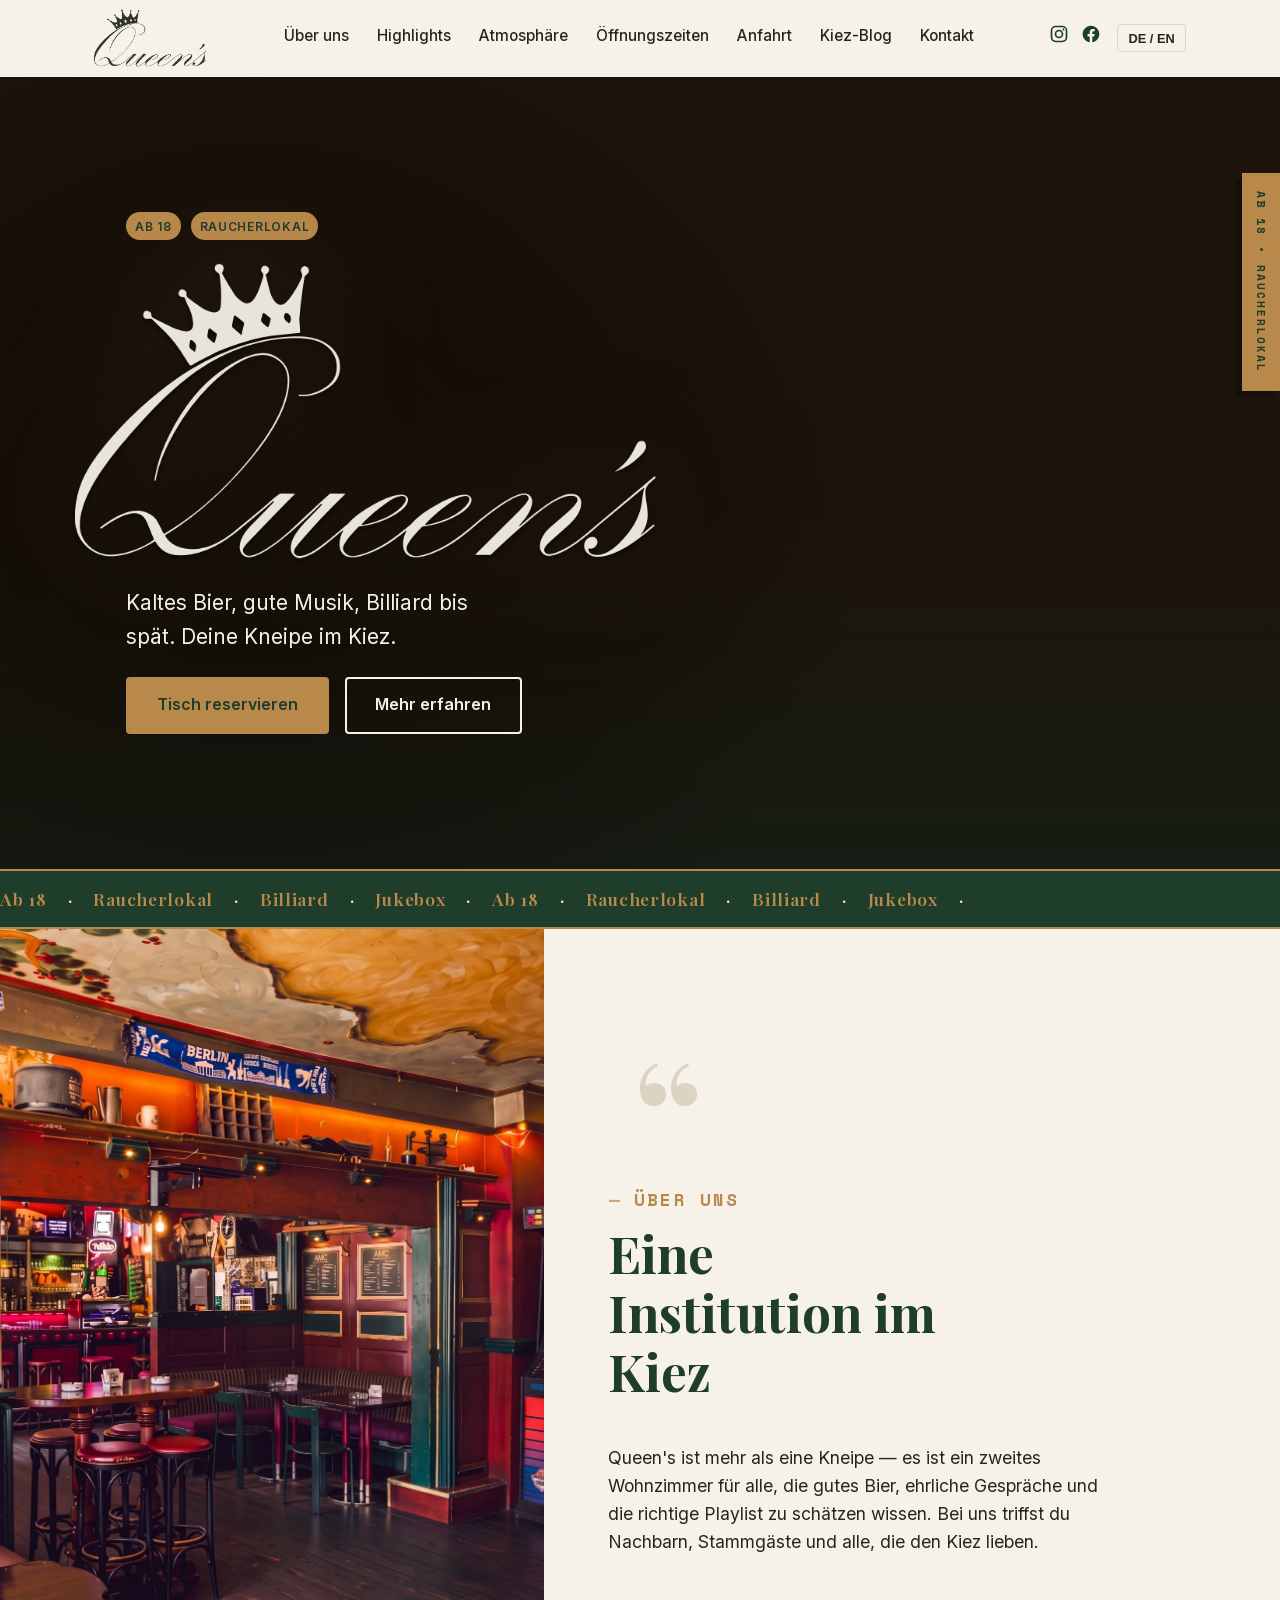
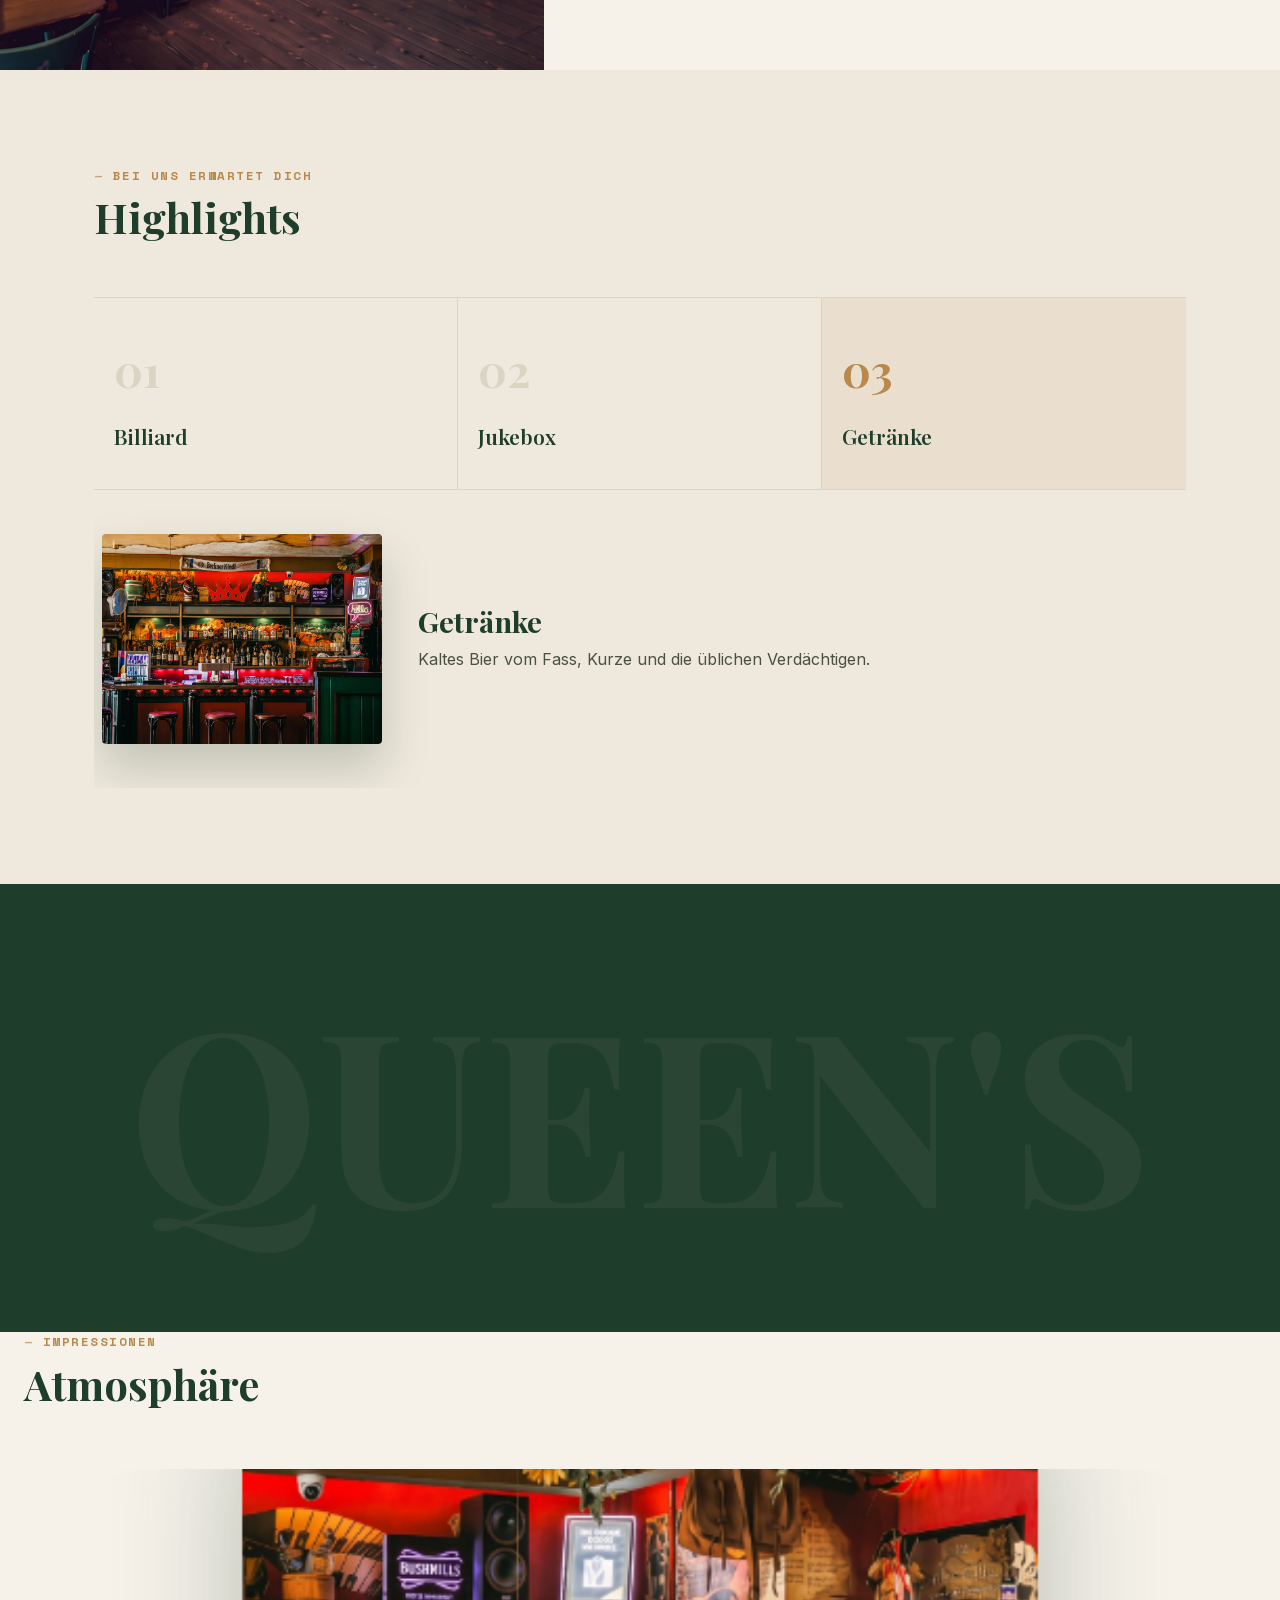
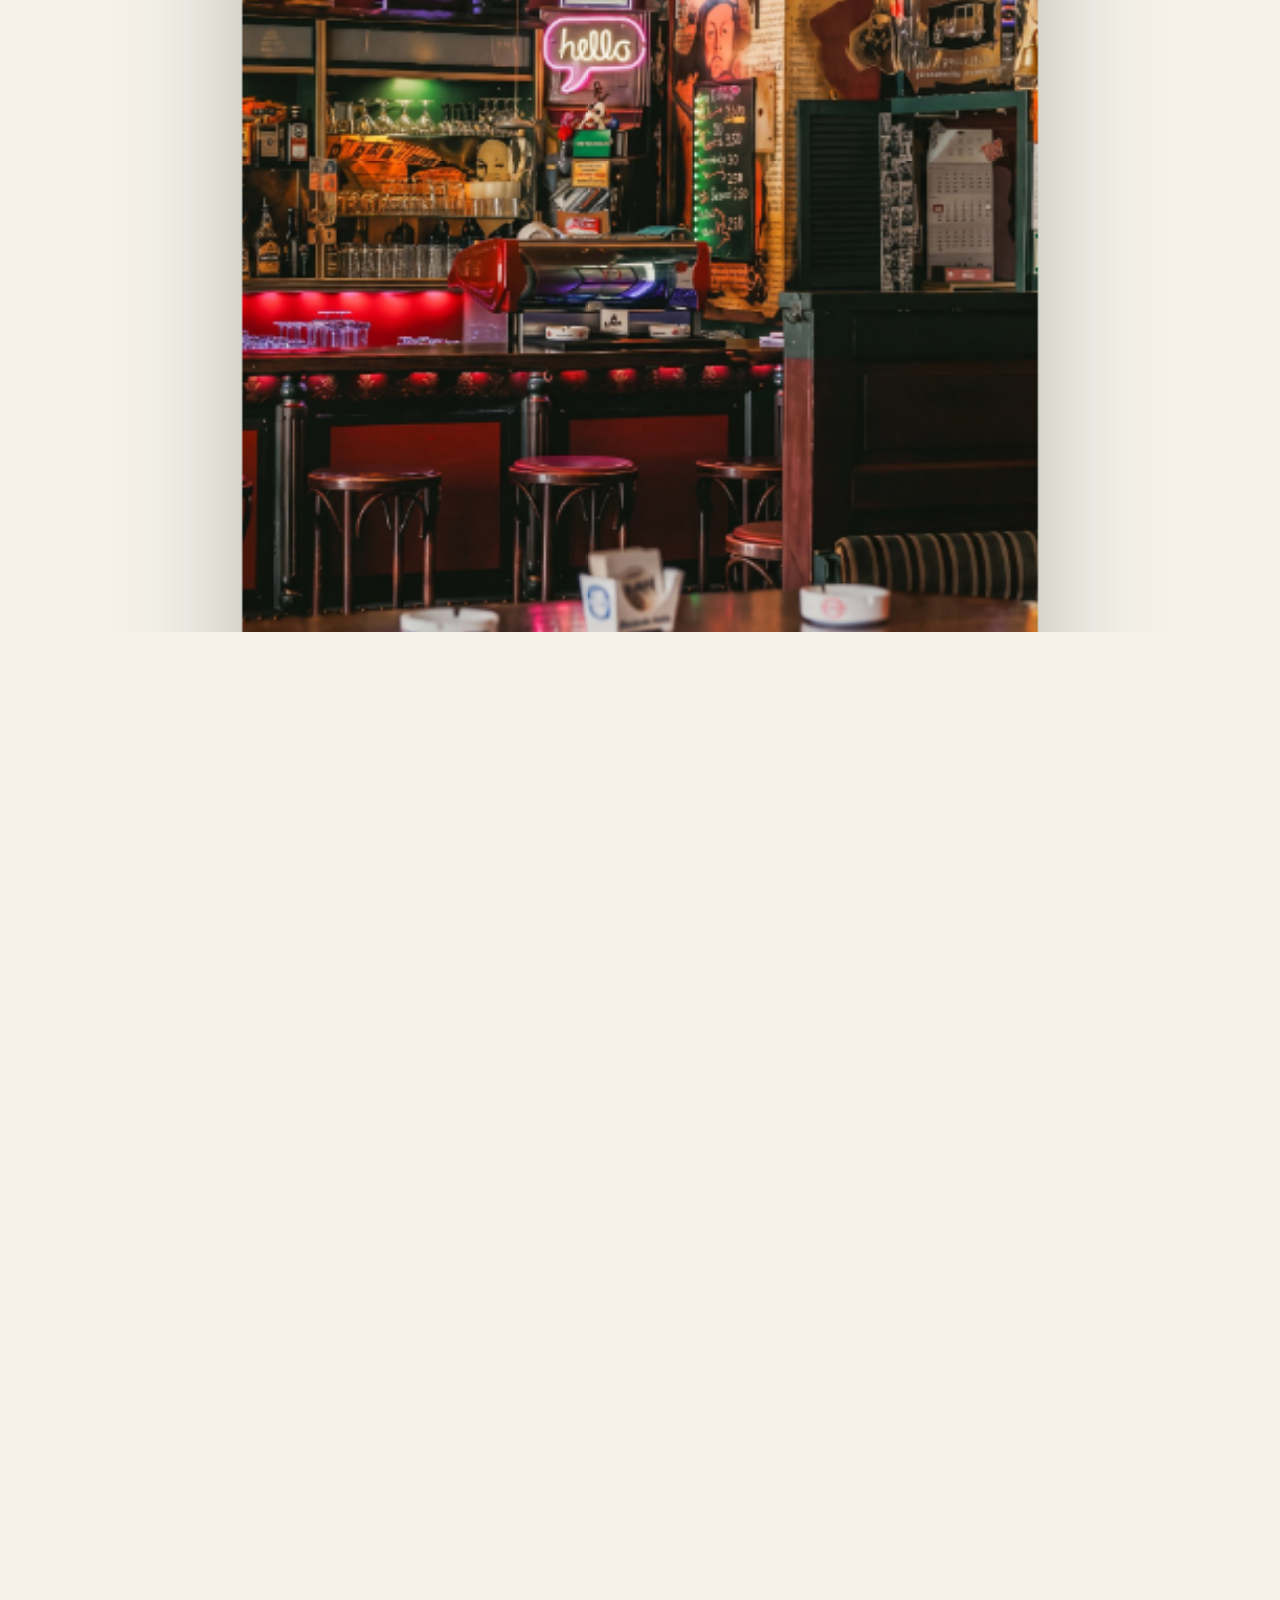
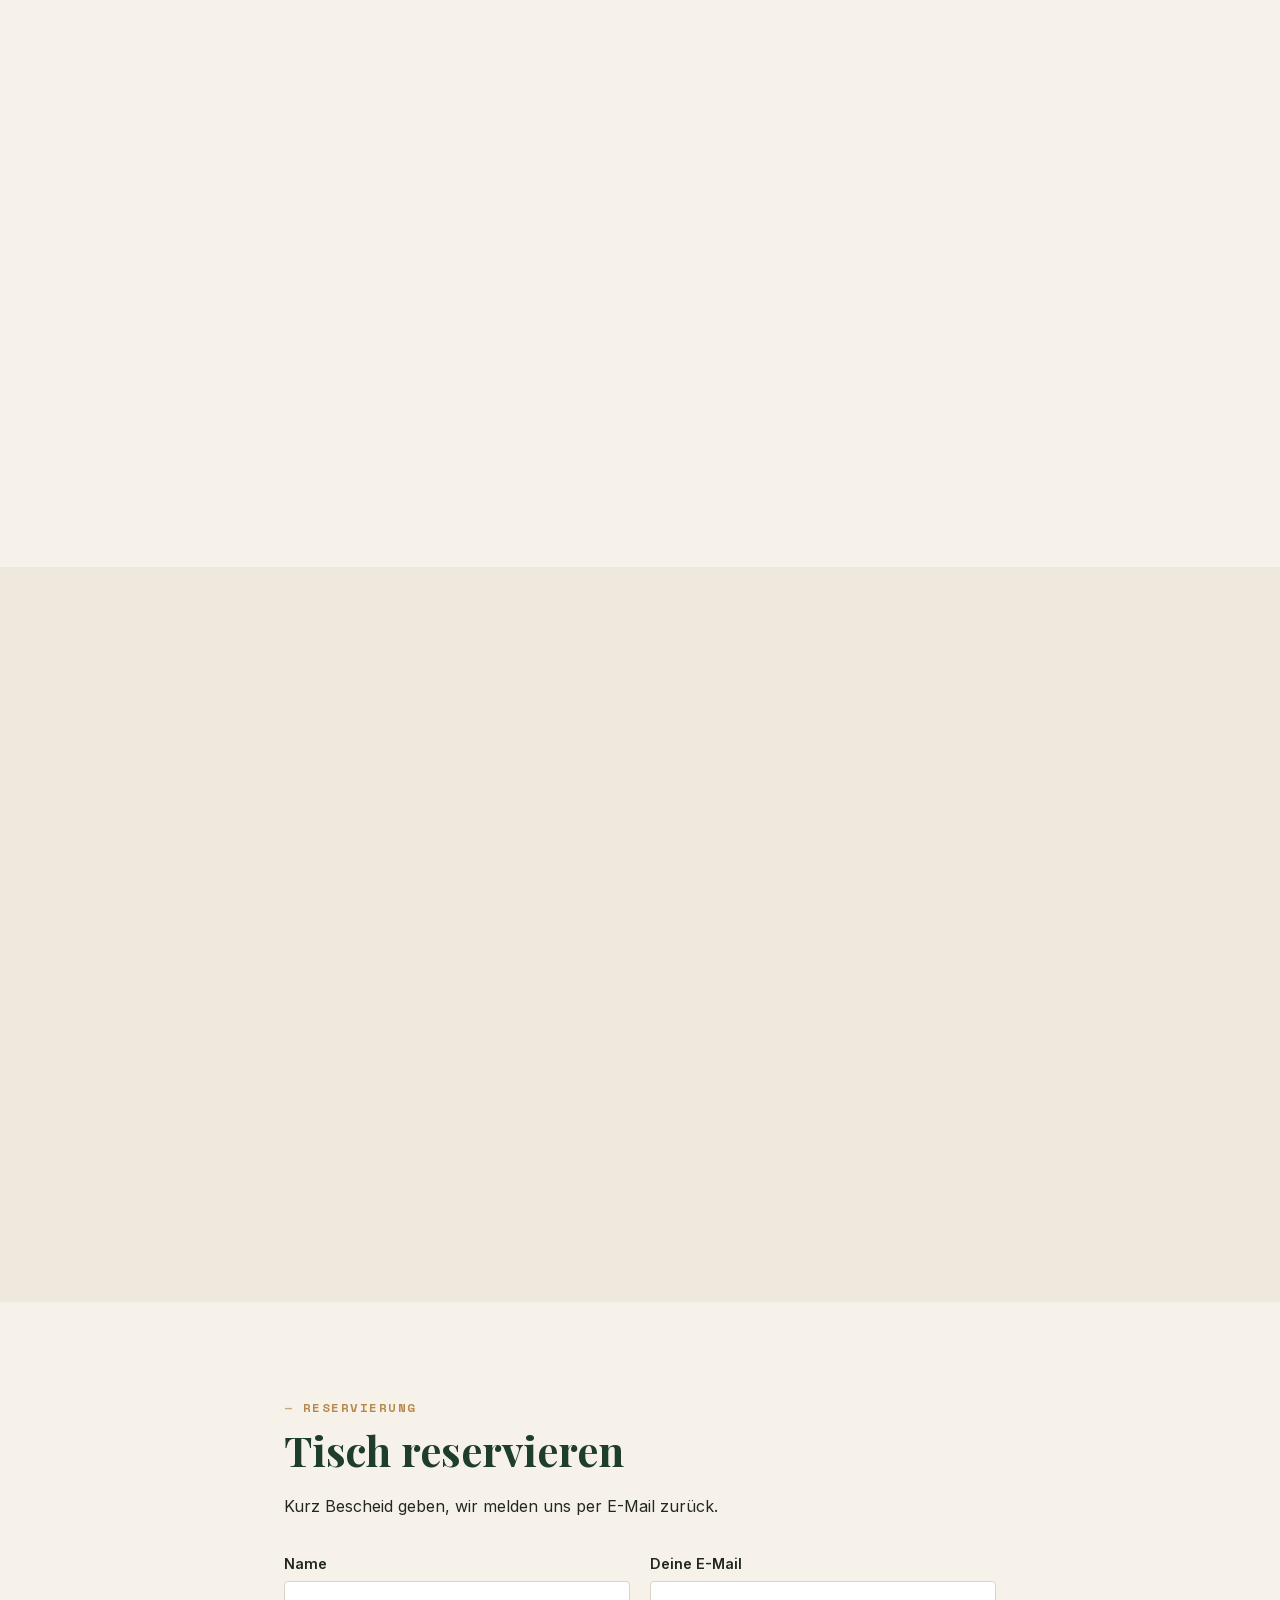
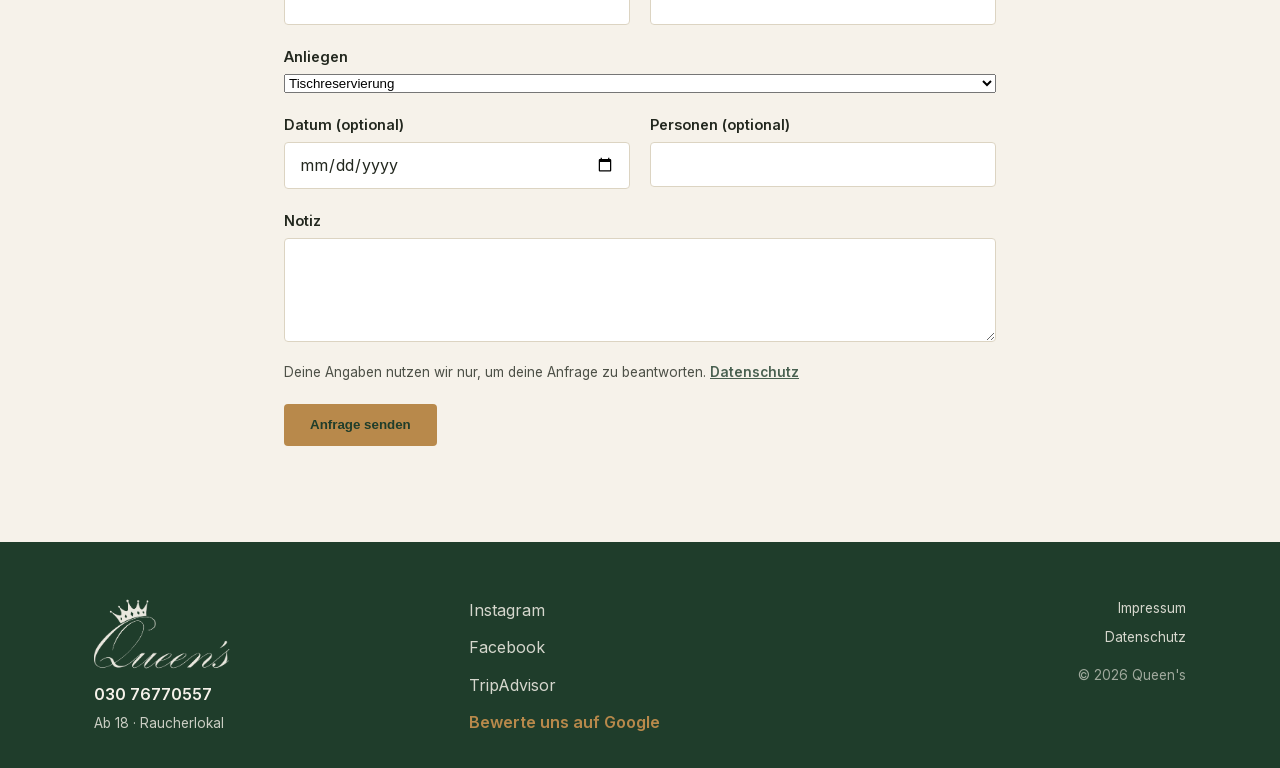
<file: index.html>
<!doctype html>
<html lang="de">
<head>
  <meta charset="UTF-8">
  <meta name="viewport" content="width=device-width, initial-scale=1.0">
  <title>Queen's — Kneipe im Kiez</title>
  <meta name="description" content="Queen's — Kneipe mit Billiard, Jukebox und Kiez-Flair. Ab 18, Raucherlokal.">
  <link rel="icon" type="image/png" href="images/favicon.png">
  <link rel="apple-touch-icon" href="images/apple-touch-icon.png">
  <link rel="stylesheet" href="css/fonts.css?v=10">
  <link rel="stylesheet" href="css/style.css?v=10">
</head>
<body>

  <!-- Header / Navigation -->
  <header class="site-header">
    <div class="container header-inner">
      <a href="#top" class="logo"><img src="images/queens-logo-dark.png" alt="Queen's" class="logo-img"></a>

      <nav class="main-nav" id="main-nav">
        <a href="#ueber-uns" data-i18n="nav_about">Über uns</a>
        <a href="#highlights" data-i18n="nav_highlights">Highlights</a>
        <a href="#atmosphaere" data-i18n="nav_gallery">Atmosphäre</a>
        <a href="#oeffnungszeiten" data-i18n="nav_hours">Öffnungszeiten</a>
        <a href="#anfahrt" data-i18n="nav_anfahrt">Anfahrt</a>
        <a href="kiez-blog.html" data-i18n="nav_blog">Kiez-Blog</a>
        <a href="#kontakt" data-i18n="nav_contact">Kontakt</a>
      </nav>

      <div class="header-actions">
        <div class="social-links" aria-label="Social Media">
          <a href="https://www.instagram.com/queens_schoneberg/" target="_blank" rel="noopener" aria-label="Instagram">
            <svg viewBox="0 0 24 24" width="20" height="20" fill="none" stroke="currentColor" stroke-width="2" aria-hidden="true"><rect x="3" y="3" width="18" height="18" rx="5"/><circle cx="12" cy="12" r="4.2"/><circle cx="17.3" cy="6.7" r="1.2" fill="currentColor" stroke="none"/></svg>
          </a>
          <a href="https://www.facebook.com/queensschoeneberg/" target="_blank" rel="noopener" aria-label="Facebook">
            <svg viewBox="0 0 24 24" width="20" height="20"><path fill="currentColor" d="M22 12.06C22 6.5 17.52 2 12 2S2 6.5 2 12.06c0 5 3.66 9.15 8.44 9.94v-7.03H7.9v-2.9h2.54V9.85c0-2.5 1.49-3.89 3.78-3.89 1.1 0 2.24.2 2.24.2v2.46h-1.26c-1.24 0-1.63.77-1.63 1.56v1.88h2.78l-.44 2.9h-2.34V22c4.78-.8 8.44-4.94 8.44-9.94Z"/></svg>
          </a>
        </div>
        <button class="lang-toggle" id="lang-toggle" aria-label="Sprache wechseln">DE / EN</button>
        <button class="nav-toggle" id="nav-toggle" aria-label="Menü öffnen" aria-expanded="false">
          <span></span><span></span><span></span>
        </button>
      </div>
    </div>
  </header>

  <main id="top">

    <!-- Hero -->
    <section class="hero">
      <div class="hero-media">
        <video class="hero-media__video" autoplay muted loop playsinline preload="auto">
          <source src="images/queens-video.mp4" type="video/mp4">
        </video>
        <div class="hero-overlay"></div>
      </div>

      <div class="ticket-stub" aria-hidden="true">
        <span>Ab 18</span><span>•</span><span>Raucherlokal</span>
      </div>

      <div class="container hero-content">
        <div class="badges hero-anim hero-anim--1">
          <span class="badge" data-i18n="badge_18">Ab 18</span>
          <span class="badge" data-i18n="badge_smoking">Raucherlokal</span>
        </div>
        <h1 class="hero-logo hero-anim hero-anim--2"><img src="images/queens-logo-light.png" alt="Queen's"></h1>
        <p class="lead hero-anim hero-anim--3" data-i18n="hero_subtitle">Kaltes Bier, gute Musik, Billiard bis spät. Deine Kneipe im Kiez.</p>
        <div class="hero-cta hero-anim hero-anim--4">
          <a href="#kontakt" class="btn btn--primary" data-i18n="hero_cta">Tisch reservieren</a>
          <a href="#ueber-uns" class="btn btn--ghost" data-i18n="hero_cta_secondary">Mehr erfahren</a>
        </div>
      </div>
    </section>

    <!-- Laufband -->
    <div class="marquee" aria-hidden="true">
      <div class="marquee__track">
        <span data-i18n="badge_18">Ab 18</span><span>·</span><span data-i18n="badge_smoking">Raucherlokal</span><span>·</span>
        <span data-i18n="highlight_billiard_title">Billiard</span><span>·</span><span data-i18n="highlight_jukebox_title">Jukebox</span><span>·</span>
        <span data-i18n="badge_18">Ab 18</span><span>·</span><span data-i18n="badge_smoking">Raucherlokal</span><span>·</span>
        <span data-i18n="highlight_billiard_title">Billiard</span><span>·</span><span data-i18n="highlight_jukebox_title">Jukebox</span><span>·</span>
      </div>
    </div>

    <!-- Über uns -->
    <section id="ueber-uns" class="section section--about">
      <div class="about-grid">
        <div class="about-media reveal">
          <img src="images/queens-gastraum.jpg" alt="Gastraum mit Blick auf den Tresen im Queen's">
        </div>
        <div class="about-copy reveal">
          <span class="about-quotemark" aria-hidden="true">“</span>
          <p class="eyebrow" data-i18n="about_eyebrow">Über uns</p>
          <h2 data-i18n="about_title">Eine Institution im Kiez</h2>
          <p data-i18n="about_text">
            Queen's ist mehr als eine Kneipe — es ist ein zweites Wohnzimmer für alle,
            die gutes Bier, ehrliche Gespräche und die richtige Playlist zu schätzen wissen.
            Bei uns triffst du Nachbarn, Stammgäste und alle, die den Kiez lieben.
          </p>
        </div>
      </div>
    </section>

    <!-- Highlights -->
    <section id="highlights" class="section section--highlights">
      <div class="container">
        <div class="section-head reveal">
          <p class="eyebrow" data-i18n="highlights_eyebrow">Bei uns erwartet dich</p>
          <h2 data-i18n="highlights_title">Highlights</h2>
        </div>

        <div class="highlight-tabs" role="tablist">
          <button type="button" class="highlight-tab reveal" role="tab" aria-expanded="false"
                  data-img="images/queens-billiardtisch.jpg" data-title="highlight_billiard_title" data-desc="highlight_billiard_text">
            <span class="highlight-index" aria-hidden="true">01</span>
            <span class="highlight-tab-title" data-i18n="highlight_billiard_title">Billiard</span>
          </button>
          <button type="button" class="highlight-tab reveal" role="tab" aria-expanded="false"
                  data-img="images/photo-band.jpg" data-title="highlight_jukebox_title" data-desc="highlight_jukebox_text">
            <span class="highlight-index" aria-hidden="true">02</span>
            <span class="highlight-tab-title" data-i18n="highlight_jukebox_title">Jukebox</span>
          </button>
          <button type="button" class="highlight-tab reveal" role="tab" aria-expanded="false"
                  data-img="images/queens-tresen-nah.jpg" data-title="highlight_drinks_title" data-desc="highlight_drinks_text">
            <span class="highlight-index" aria-hidden="true">03</span>
            <span class="highlight-tab-title" data-i18n="highlight_drinks_title">Getränke</span>
          </button>
        </div>

        <div class="highlight-panel-wrap" id="highlight-panel-wrap">
          <div class="highlight-panel">
            <div class="highlight-panel-inner">
              <img id="highlight-panel-img" src="" alt="">
              <div class="highlight-panel-text">
                <h3 id="highlight-panel-title"></h3>
                <p id="highlight-panel-desc"></p>
              </div>
            </div>
          </div>
        </div>
      </div>
    </section>

    <!-- Poster-Zitat -->
    <section class="section section--poster">
      <div class="poster-wordmark" aria-hidden="true">QUEEN'S</div>
      <div class="container narrow">
        <blockquote class="poster-quote reveal" data-i18n="poster_quote">
          „Kein Schnickschnack. Nur kaltes Bier, ein sauberer Billardtisch und gute Nachbarn.“
        </blockquote>
      </div>
    </section>

    <!-- Atmosphäre-Galerie: scroll-gekoppeltes, versetztes Bilderband -->
    <section id="atmosphaere" class="section section--gallery">
      <div class="gallery-pin" id="gallery-pin">
        <div class="gallery-sticky">
          <div class="section-head reveal gallery-head">
            <p class="eyebrow" data-i18n="gallery_eyebrow">Impressionen</p>
            <h2 data-i18n="gallery_title">Atmosphäre</h2>
          </div>
          <div class="gallery-stage" id="gallery-stage">
            <div class="gallery-item"><img src="images/queens-tresen-neon.jpg" alt="Tresen mit Neonschild im Queen's"></div>
            <div class="gallery-item"><img src="images/queens-billiardraum.jpg" alt="Billiardraum im Queen's"></div>
            <div class="gallery-item"><img src="images/queens-gastraum.jpg" alt="Gastraum im Queen's"></div>
            <div class="gallery-item"><img src="images/queens-hello-neon.jpg" alt="Neonschild über der Bar im Queen's"></div>
            <div class="gallery-item"><img src="images/queens-tresen-kuehlschrank.jpg" alt="Tresen-Ecke im Queen's"></div>
            <div class="gallery-item"><img src="images/queens-dart-ecke.jpg" alt="Dart-Ecke im Queen's"></div>
          </div>
        </div>
      </div>
    </section>

    <!-- Öffnungszeiten & Standort -->
    <section id="oeffnungszeiten" class="section section--info">
      <div class="container narrow reveal">
        <p class="eyebrow" data-i18n="hours_eyebrow">Wann & Wo</p>
        <h2 data-i18n="hours_title">Öffnungszeiten</h2>
        <table class="hours-table">
          <tbody>
            <tr><td data-i18n="day_mon_thu">Mo – Do</td><td>12:00 – 06:00</td></tr>
            <tr><td data-i18n="day_fri_sat">Fr – Sa</td><td>12:00 – 08:00</td></tr>
            <tr><td data-i18n="day_sun">So</td><td>12:00 – 06:00</td></tr>
          </tbody>
        </table>
        <p class="hours-note" data-i18n="hours_note">Täglich ab 12 Uhr mittags bis in den Morgen.</p>

        <p class="address">
          <a href="tel:+493076770557">030 76770557</a><br>
          <a href="mailto:info@queensberlin.de">info@queensberlin.de</a>
        </p>

        <a href="https://www.tripadvisor.com/Restaurant_Review-g187323-d27837867-Reviews-Queens_Schoneberg-Berlin.html" target="_blank" rel="noopener" class="tripadvisor-badge">
          <span data-i18n="tripadvisor_cta">Bewertungen auf TripAdvisor</span> →
        </a>
      </div>
    </section>

    <!-- Anfahrt: eigene, sehr sichtbare Sektion -->
    <section id="anfahrt" class="section section--anfahrt">
      <div class="container">
        <div class="section-head reveal">
          <p class="eyebrow" data-i18n="anfahrt_eyebrow">So findest du uns</p>
          <h2 data-i18n="anfahrt_title">Anfahrt</h2>
        </div>

        <div class="anfahrt-grid">
          <div class="anfahrt-map reveal">
            <img src="images/karte-queens.jpg" alt="Kartenausschnitt Berlin-Schöneberg mit Markierung: Queen's, Hauptstraße 50" loading="lazy">
            <div class="map-pin" aria-hidden="true">
              <span class="map-pin__label">Queen's</span>
              <span class="map-pin__dot"></span>
            </div>
            <a class="map-credit" href="https://www.openstreetmap.org/copyright" target="_blank" rel="noopener">© OpenStreetMap</a>
          </div>

          <div class="anfahrt-copy reveal">
            <p class="anfahrt-address">
              Hauptstraße 50<br>10827 Berlin-Schöneberg
            </p>
            <p class="anfahrt-note" data-i18n="anfahrt_note">
              U4 Rathaus Schöneberg · S Schöneberg — jeweils rund 5 Minuten zu Fuß.
            </p>
            <!-- Ziel ist der Google-Eintrag "Queens" (destination_place_id), nicht nur
                 die Straße: so steht das Lokal mit Namen im Verlauf der Karten-App. -->
            <a href="https://www.google.com/maps/dir/?api=1&destination=Queens%2C+Hauptstra%C3%9Fe+50%2C+10827+Berlin&destination_place_id=ChIJ9dLfhGlQqEcRM8OJXhHeQU0"
               target="_blank" rel="noopener" class="btn btn--primary anfahrt-cta">
              <span data-i18n="anfahrt_cta">Route planen</span> <span aria-hidden="true">↗</span>
            </a>
            <!-- Nur auf Apple-Geräten eingeblendet (js/main.js) -->
            <a id="apple-maps-link" href="https://maps.apple.com/?daddr=Queens%2C+Hauptstra%C3%9Fe+50%2C+10827+Berlin&dirflg=d"
               target="_blank" rel="noopener" class="anfahrt-alt" hidden>
              <span data-i18n="anfahrt_apple">In Apple Karten öffnen</span> <span aria-hidden="true">↗</span>
            </a>
          </div>
        </div>
      </div>
    </section>

    <!-- Kontakt / Reservierung -->
    <section id="kontakt" class="section section--contact">
      <div class="container narrow">
        <div class="section-head reveal">
          <p class="eyebrow" data-i18n="contact_eyebrow">Reservierung</p>
          <h2 data-i18n="contact_title">Tisch reservieren</h2>
          <p data-i18n="contact_text">Kurz Bescheid geben, wir melden uns per E-Mail zurück.</p>
        </div>

        <!-- Anfragen gehen an den eigenen Server (/api/anfrage, siehe js/main.js)
             und erscheinen im Verwaltungsbereich unter "Anfragen". -->
        <form id="booking-form" class="booking-form reveal" novalidate>
          <!-- Falle für Spam-Programme: Menschen sehen und füllen dieses Feld nicht -->
          <input type="text" name="website" class="form-trap" tabindex="-1" autocomplete="off" aria-hidden="true">

          <div class="form-row">
            <label>
              <span data-i18n="form_name">Name</span>
              <input type="text" name="name" required>
            </label>
            <label>
              <span data-i18n="form_email">Deine E-Mail</span>
              <input type="email" name="email" required>
            </label>
          </div>

          <label>
            <span data-i18n="form_subject">Anliegen</span>
            <select name="subject" required>
              <option value="Tischreservierung" data-i18n="form_subject_reservation">Tischreservierung</option>
              <option value="Allgemeine Anfrage" data-i18n="form_subject_general">Allgemeine Anfrage</option>
              <option value="Sonstiges" data-i18n="form_subject_other">Sonstiges</option>
            </select>
          </label>

          <div class="form-row">
            <label>
              <span data-i18n="form_date">Datum (optional)</span>
              <input type="date" name="date">
            </label>
            <label>
              <span data-i18n="form_people">Personen (optional)</span>
              <input type="number" name="people" min="1" max="30">
            </label>
          </div>

          <label>
            <span data-i18n="form_message">Notiz</span>
            <textarea name="message" rows="4" required></textarea>
          </label>

          <p class="form-privacy"><span data-i18n="form_privacy">Deine Angaben nutzen wir nur, um deine Anfrage zu beantworten.</span> <a href="datenschutz.html" data-i18n="footer_privacy">Datenschutz</a></p>
          <p id="booking-status" class="form-status" role="status" hidden></p>
          <button type="submit" class="btn btn--primary" data-i18n="form_submit">Anfrage senden</button>
        </form>
      </div>
    </section>

  </main>

  <footer class="site-footer">
    <div class="container footer-inner">
      <div>
        <img src="images/queens-logo-light.png" alt="Queen's" class="logo-img logo-img--footer">
        <p class="footer-contact"><a href="tel:+493076770557">030 76770557</a></p>
        <p class="footer-badges">
          <span data-i18n="badge_18">Ab 18</span> · <span data-i18n="badge_smoking">Raucherlokal</span>
        </p>
      </div>

      <div class="social-links social-links--footer">
        <a href="https://www.instagram.com/queens_schoneberg/" target="_blank" rel="noopener" aria-label="Instagram" data-i18n="footer_instagram">Instagram</a>
        <a href="https://www.facebook.com/queensschoeneberg/" target="_blank" rel="noopener" aria-label="Facebook" data-i18n="footer_facebook">Facebook</a>
        <a href="https://www.tripadvisor.com/Restaurant_Review-g187323-d27837867-Reviews-Queens_Schoneberg-Berlin.html" target="_blank" rel="noopener" data-i18n="tripadvisor_cta">TripAdvisor</a>
        <a href="https://search.google.com/local/writereview?placeid=ChIJ9dLfhGlQqEcRM8OJXhHeQU0" target="_blank" rel="noopener" class="footer-review" data-i18n="footer_review">Bewerte uns auf Google</a>
      </div>

      <div class="footer-legal">
        <a href="#" data-i18n="footer_imprint">Impressum</a>
        <a href="datenschutz.html" data-i18n="footer_privacy">Datenschutz</a>
        <p>&copy; 2026 Queen's</p>
      </div>
    </div>
  </footer>

  <script src="js/vorschau.js?v=10"></script>
  <script src="js/main.js?v=10"></script>
</body>
</html>
</file>
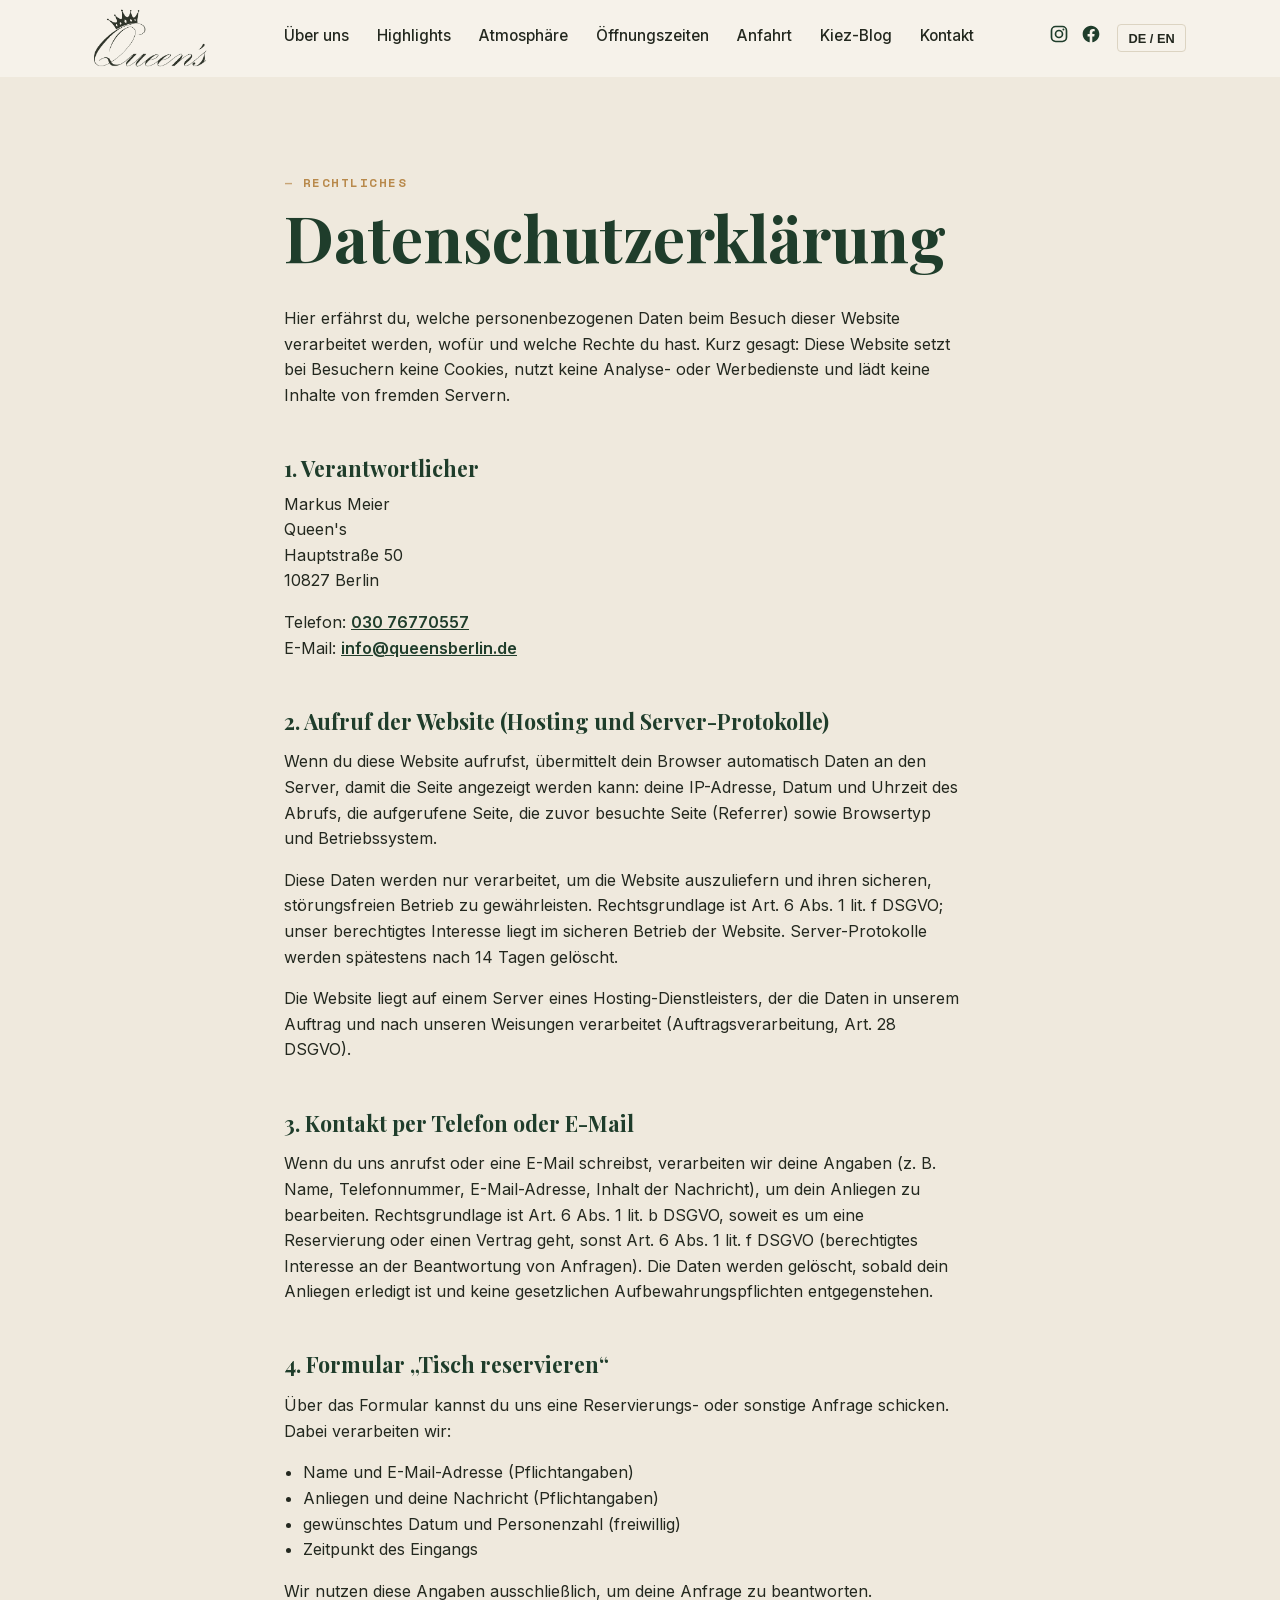
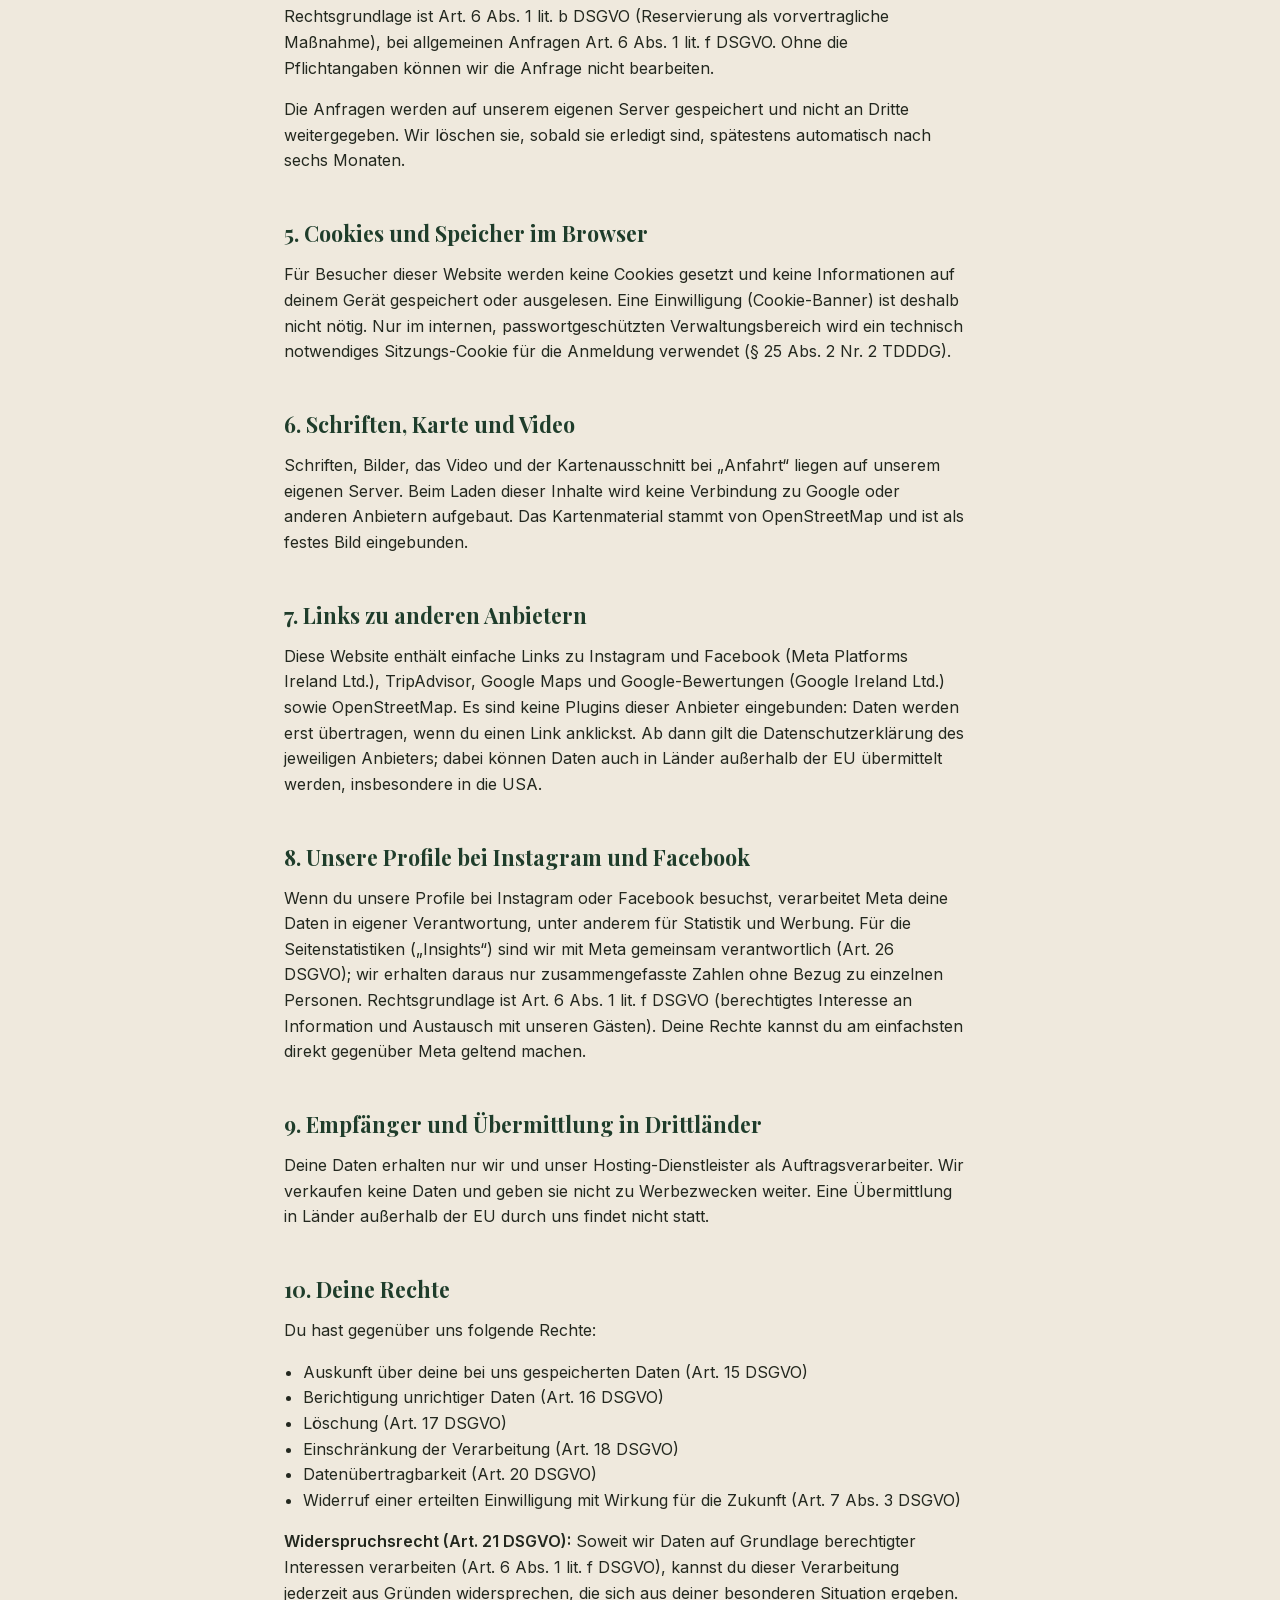
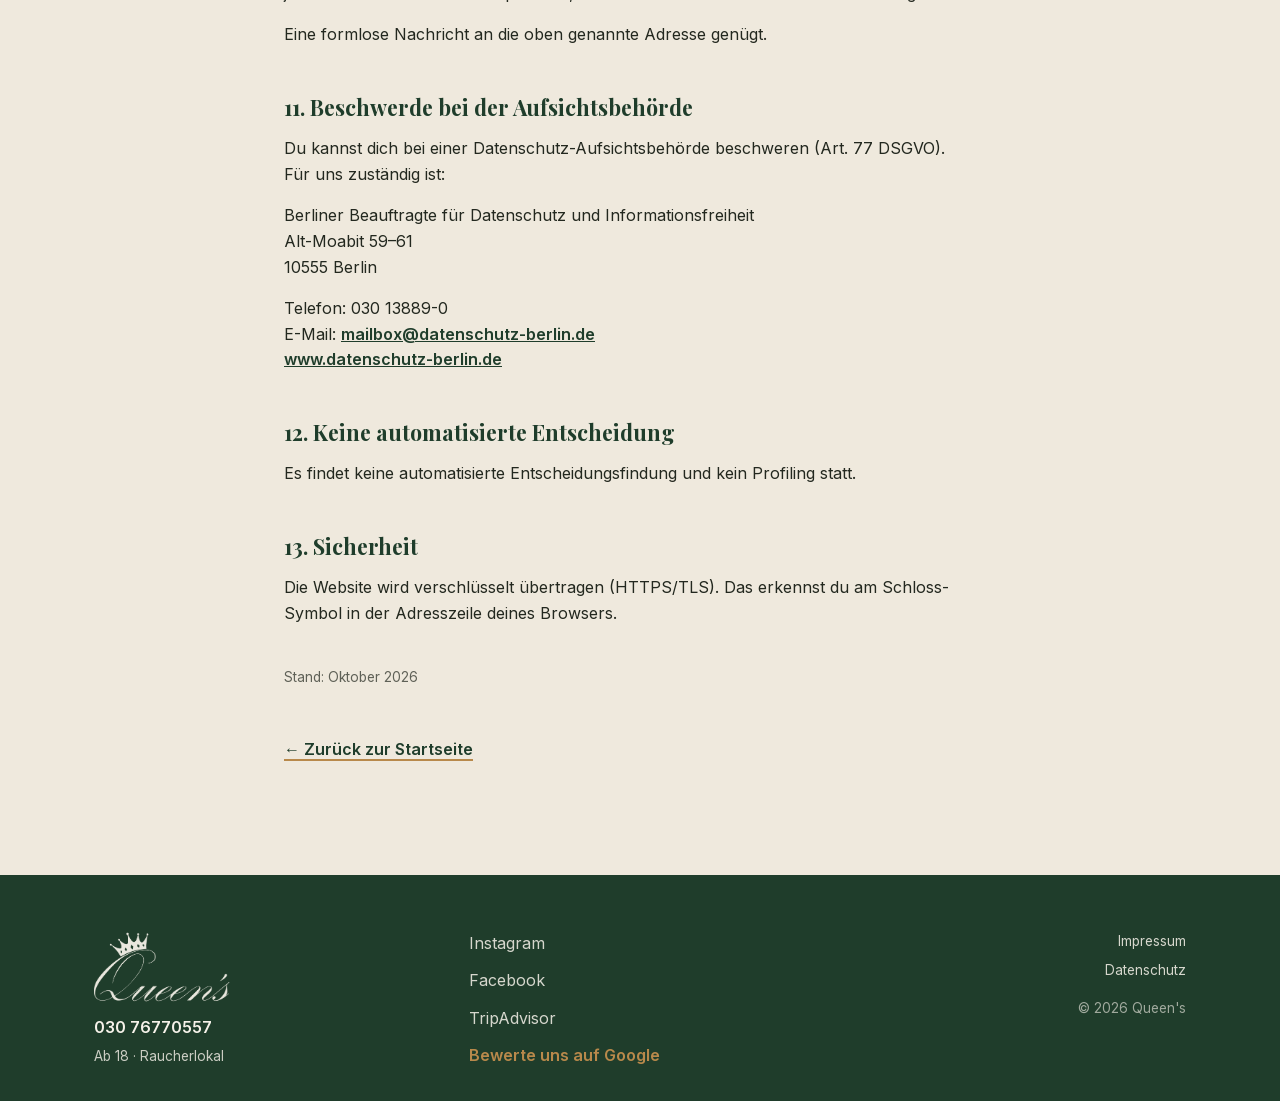
<file: datenschutz.html>
<!doctype html>
<html lang="de">
<head>
  <meta charset="UTF-8">
  <meta name="viewport" content="width=device-width, initial-scale=1.0">
  <title>Datenschutz — Queen's</title>
  <meta name="description" content="Datenschutzerklärung der Website des Queen's, Hauptstraße 50, 10827 Berlin.">
  <link rel="icon" type="image/png" href="images/favicon.png">
  <link rel="apple-touch-icon" href="images/apple-touch-icon.png">
  <link rel="stylesheet" href="css/fonts.css?v=10">
  <link rel="stylesheet" href="css/style.css?v=10">
</head>
<body>

  <!-- Header / Navigation -->
  <header class="site-header">
    <div class="container header-inner">
      <a href="index.html" class="logo"><img src="images/queens-logo-dark.png" alt="Queen's" class="logo-img"></a>

      <nav class="main-nav" id="main-nav">
        <a href="index.html#ueber-uns" data-i18n="nav_about">Über uns</a>
        <a href="index.html#highlights" data-i18n="nav_highlights">Highlights</a>
        <a href="index.html#atmosphaere" data-i18n="nav_gallery">Atmosphäre</a>
        <a href="index.html#oeffnungszeiten" data-i18n="nav_hours">Öffnungszeiten</a>
        <a href="index.html#anfahrt" data-i18n="nav_anfahrt">Anfahrt</a>
        <a href="kiez-blog.html" data-i18n="nav_blog">Kiez-Blog</a>
        <a href="index.html#kontakt" data-i18n="nav_contact">Kontakt</a>
      </nav>

      <div class="header-actions">
        <div class="social-links" aria-label="Social Media">
          <a href="https://www.instagram.com/queens_schoneberg/" target="_blank" rel="noopener" aria-label="Instagram">
            <svg viewBox="0 0 24 24" width="20" height="20" fill="none" stroke="currentColor" stroke-width="2" aria-hidden="true"><rect x="3" y="3" width="18" height="18" rx="5"/><circle cx="12" cy="12" r="4.2"/><circle cx="17.3" cy="6.7" r="1.2" fill="currentColor" stroke="none"/></svg>
          </a>
          <a href="https://www.facebook.com/queensschoeneberg/" target="_blank" rel="noopener" aria-label="Facebook">
            <svg viewBox="0 0 24 24" width="20" height="20"><path fill="currentColor" d="M22 12.06C22 6.5 17.52 2 12 2S2 6.5 2 12.06c0 5 3.66 9.15 8.44 9.94v-7.03H7.9v-2.9h2.54V9.85c0-2.5 1.49-3.89 3.78-3.89 1.1 0 2.24.2 2.24.2v2.46h-1.26c-1.24 0-1.63.77-1.63 1.56v1.88h2.78l-.44 2.9h-2.34V22c4.78-.8 8.44-4.94 8.44-9.94Z"/></svg>
          </a>
        </div>
        <button class="lang-toggle" id="lang-toggle" aria-label="Sprache wechseln">DE / EN</button>
        <button class="nav-toggle" id="nav-toggle" aria-label="Menü öffnen" aria-expanded="false">
          <span></span><span></span><span></span>
        </button>
      </div>
    </div>
  </header>

  <main id="top">

    <section class="section section--blog section--page legal">
      <div class="container narrow">
        <p class="eyebrow">Rechtliches</p>
        <h1>Datenschutzerklärung</h1>

        <p>Hier erfährst du, welche personenbezogenen Daten beim Besuch dieser Website verarbeitet werden, wofür und welche Rechte du hast. Kurz gesagt: Diese Website setzt bei Besuchern keine Cookies, nutzt keine Analyse- oder Werbedienste und lädt keine Inhalte von fremden Servern.</p>

        <h2>1. Verantwortlicher</h2>
        <address>
          Markus Meier<br>
          Queen's<br>
          Hauptstraße 50<br>
          10827 Berlin
        </address>
        <p>Telefon: <a href="tel:+493076770557">030 76770557</a><br>
        E-Mail: <a href="mailto:info@queensberlin.de">info@queensberlin.de</a></p>

        <h2>2. Aufruf der Website (Hosting und Server-Protokolle)</h2>
        <p>Wenn du diese Website aufrufst, übermittelt dein Browser automatisch Daten an den Server, damit die Seite angezeigt werden kann: deine IP-Adresse, Datum und Uhrzeit des Abrufs, die aufgerufene Seite, die zuvor besuchte Seite (Referrer) sowie Browsertyp und Betriebssystem.</p>
        <p>Diese Daten werden nur verarbeitet, um die Website auszuliefern und ihren sicheren, störungsfreien Betrieb zu gewährleisten. Rechtsgrundlage ist Art. 6 Abs. 1 lit. f DSGVO; unser berechtigtes Interesse liegt im sicheren Betrieb der Website. Server-Protokolle werden spätestens nach 14 Tagen gelöscht.</p>
        <p>Die Website liegt auf einem Server eines Hosting-Dienstleisters, der die Daten in unserem Auftrag und nach unseren Weisungen verarbeitet (Auftragsverarbeitung, Art. 28 DSGVO).</p>

        <h2>3. Kontakt per Telefon oder E-Mail</h2>
        <p>Wenn du uns anrufst oder eine E-Mail schreibst, verarbeiten wir deine Angaben (z.&nbsp;B. Name, Telefonnummer, E-Mail-Adresse, Inhalt der Nachricht), um dein Anliegen zu bearbeiten. Rechtsgrundlage ist Art. 6 Abs. 1 lit. b DSGVO, soweit es um eine Reservierung oder einen Vertrag geht, sonst Art. 6 Abs. 1 lit. f DSGVO (berechtigtes Interesse an der Beantwortung von Anfragen). Die Daten werden gelöscht, sobald dein Anliegen erledigt ist und keine gesetzlichen Aufbewahrungspflichten entgegenstehen.</p>

        <h2>4. Formular „Tisch reservieren“</h2>
        <p>Über das Formular kannst du uns eine Reservierungs- oder sonstige Anfrage schicken. Dabei verarbeiten wir:</p>
        <ul>
          <li>Name und E-Mail-Adresse (Pflichtangaben)</li>
          <li>Anliegen und deine Nachricht (Pflichtangaben)</li>
          <li>gewünschtes Datum und Personenzahl (freiwillig)</li>
          <li>Zeitpunkt des Eingangs</li>
        </ul>
        <p>Wir nutzen diese Angaben ausschließlich, um deine Anfrage zu beantworten. Rechtsgrundlage ist Art. 6 Abs. 1 lit. b DSGVO (Reservierung als vorvertragliche Maßnahme), bei allgemeinen Anfragen Art. 6 Abs. 1 lit. f DSGVO. Ohne die Pflichtangaben können wir die Anfrage nicht bearbeiten.</p>
        <!-- SOBALD DER E-MAIL-VERSAND AKTIV IST (node server/set-mail.js), diesen Absatz einkommentieren:
        <p>Nach dem Absenden erhältst du eine automatische Eingangsbestätigung an die angegebene E-Mail-Adresse, und wir werden per E-Mail über deine Anfrage benachrichtigt. Der Versand läuft über unseren E-Mail-Anbieter in Deutschland, der die Daten in unserem Auftrag verarbeitet (Art. 28 DSGVO).</p>
        -->
        <p>Die Anfragen werden auf unserem eigenen Server gespeichert und nicht an Dritte weitergegeben. Wir löschen sie, sobald sie erledigt sind, spätestens automatisch nach sechs Monaten.</p>

        <h2>5. Cookies und Speicher im Browser</h2>
        <p>Für Besucher dieser Website werden keine Cookies gesetzt und keine Informationen auf deinem Gerät gespeichert oder ausgelesen. Eine Einwilligung (Cookie-Banner) ist deshalb nicht nötig. Nur im internen, passwortgeschützten Verwaltungsbereich wird ein technisch notwendiges Sitzungs-Cookie für die Anmeldung verwendet (§ 25 Abs. 2 Nr. 2 TDDDG).</p>

        <h2>6. Schriften, Karte und Video</h2>
        <p>Schriften, Bilder, das Video und der Kartenausschnitt bei „Anfahrt“ liegen auf unserem eigenen Server. Beim Laden dieser Inhalte wird keine Verbindung zu Google oder anderen Anbietern aufgebaut. Das Kartenmaterial stammt von OpenStreetMap und ist als festes Bild eingebunden.</p>

        <h2>7. Links zu anderen Anbietern</h2>
        <p>Diese Website enthält einfache Links zu Instagram und Facebook (Meta Platforms Ireland Ltd.), TripAdvisor, Google Maps und Google-Bewertungen (Google Ireland Ltd.) sowie OpenStreetMap. Es sind keine Plugins dieser Anbieter eingebunden: Daten werden erst übertragen, wenn du einen Link anklickst. Ab dann gilt die Datenschutzerklärung des jeweiligen Anbieters; dabei können Daten auch in Länder außerhalb der EU übermittelt werden, insbesondere in die USA.</p>

        <h2>8. Unsere Profile bei Instagram und Facebook</h2>
        <p>Wenn du unsere Profile bei Instagram oder Facebook besuchst, verarbeitet Meta deine Daten in eigener Verantwortung, unter anderem für Statistik und Werbung. Für die Seitenstatistiken („Insights“) sind wir mit Meta gemeinsam verantwortlich (Art. 26 DSGVO); wir erhalten daraus nur zusammengefasste Zahlen ohne Bezug zu einzelnen Personen. Rechtsgrundlage ist Art. 6 Abs. 1 lit. f DSGVO (berechtigtes Interesse an Information und Austausch mit unseren Gästen). Deine Rechte kannst du am einfachsten direkt gegenüber Meta geltend machen.</p>

        <h2>9. Empfänger und Übermittlung in Drittländer</h2>
        <p>Deine Daten erhalten nur wir und unser Hosting-Dienstleister als Auftragsverarbeiter. Wir verkaufen keine Daten und geben sie nicht zu Werbezwecken weiter. Eine Übermittlung in Länder außerhalb der EU durch uns findet nicht statt.</p>

        <h2>10. Deine Rechte</h2>
        <p>Du hast gegenüber uns folgende Rechte:</p>
        <ul>
          <li>Auskunft über deine bei uns gespeicherten Daten (Art. 15 DSGVO)</li>
          <li>Berichtigung unrichtiger Daten (Art. 16 DSGVO)</li>
          <li>Löschung (Art. 17 DSGVO)</li>
          <li>Einschränkung der Verarbeitung (Art. 18 DSGVO)</li>
          <li>Datenübertragbarkeit (Art. 20 DSGVO)</li>
          <li>Widerruf einer erteilten Einwilligung mit Wirkung für die Zukunft (Art. 7 Abs. 3 DSGVO)</li>
        </ul>
        <p><strong>Widerspruchsrecht (Art. 21 DSGVO):</strong> Soweit wir Daten auf Grundlage berechtigter Interessen verarbeiten (Art. 6 Abs. 1 lit. f DSGVO), kannst du dieser Verarbeitung jederzeit aus Gründen widersprechen, die sich aus deiner besonderen Situation ergeben.</p>
        <p>Eine formlose Nachricht an die oben genannte Adresse genügt.</p>

        <h2>11. Beschwerde bei der Aufsichtsbehörde</h2>
        <p>Du kannst dich bei einer Datenschutz-Aufsichtsbehörde beschweren (Art. 77 DSGVO). Für uns zuständig ist:</p>
        <address>
          Berliner Beauftragte für Datenschutz und Informationsfreiheit<br>
          Alt-Moabit 59–61<br>
          10555 Berlin
        </address>
        <p>Telefon: 030 13889-0<br>
        E-Mail: <a href="mailto:mailbox@datenschutz-berlin.de">mailbox@datenschutz-berlin.de</a><br>
        <a href="https://www.datenschutz-berlin.de" target="_blank" rel="noopener">www.datenschutz-berlin.de</a></p>

        <h2>12. Keine automatisierte Entscheidung</h2>
        <p>Es findet keine automatisierte Entscheidungsfindung und kein Profiling statt.</p>

        <h2>13. Sicherheit</h2>
        <p>Die Website wird verschlüsselt übertragen (HTTPS/TLS). Das erkennst du am Schloss-Symbol in der Adresszeile deines Browsers.</p>

        <p class="legal-date">Stand: Oktober 2026</p>
        <p class="blog-back"><a href="index.html" data-i18n="blog_back">← Zurück zur Startseite</a></p>
      </div>
    </section>

  </main>

  <footer class="site-footer">
    <div class="container footer-inner">
      <div>
        <img src="images/queens-logo-light.png" alt="Queen's" class="logo-img logo-img--footer">
        <p class="footer-contact"><a href="tel:+493076770557">030 76770557</a></p>
        <p class="footer-badges">
          <span data-i18n="badge_18">Ab 18</span> · <span data-i18n="badge_smoking">Raucherlokal</span>
        </p>
      </div>

      <div class="social-links social-links--footer">
        <a href="https://www.instagram.com/queens_schoneberg/" target="_blank" rel="noopener" aria-label="Instagram" data-i18n="footer_instagram">Instagram</a>
        <a href="https://www.facebook.com/queensschoeneberg/" target="_blank" rel="noopener" aria-label="Facebook" data-i18n="footer_facebook">Facebook</a>
        <a href="https://www.tripadvisor.com/Restaurant_Review-g187323-d27837867-Reviews-Queens_Schoneberg-Berlin.html" target="_blank" rel="noopener" data-i18n="tripadvisor_cta">TripAdvisor</a>
        <a href="https://search.google.com/local/writereview?placeid=ChIJ9dLfhGlQqEcRM8OJXhHeQU0" target="_blank" rel="noopener" class="footer-review" data-i18n="footer_review">Bewerte uns auf Google</a>
      </div>

      <div class="footer-legal">
        <a href="#" data-i18n="footer_imprint">Impressum</a>
        <a href="datenschutz.html" data-i18n="footer_privacy">Datenschutz</a>
        <p>&copy; 2026 Queen's</p>
      </div>
    </div>
  </footer>

  <script src="js/vorschau.js?v=10"></script>
  <script src="js/main.js?v=10"></script>
</body>
</html>
</file>
<file: css/fonts.css>
/* Schriften liegen lokal im Ordner fonts/ (nicht von Google geladen):
   so wird beim Seitenaufruf keine Verbindung zu Google aufgebaut (DSGVO).
   Lizenz aller drei Schriften: SIL Open Font License. */
@font-face {
  font-family: 'Inter';
  font-style: normal;
  font-weight: 400;
  font-display: swap;
  src: url(../fonts/inter-latin-ext-1.woff2) format('woff2');
  unicode-range: U+0100-02BA, U+02BD-02C5, U+02C7-02CC, U+02CE-02D7, U+02DD-02FF, U+0304, U+0308, U+0329, U+1D00-1DBF, U+1E00-1E9F, U+1EF2-1EFF, U+2020, U+20A0-20AB, U+20AD-20C4, U+2113, U+2C60-2C7F, U+A720-A7FF;
}
@font-face {
  font-family: 'Inter';
  font-style: normal;
  font-weight: 400;
  font-display: swap;
  src: url(../fonts/inter-latin-2.woff2) format('woff2');
  unicode-range: U+0000-00FF, U+0131, U+0152-0153, U+02BB-02BC, U+02C6, U+02DA, U+02DC, U+0304, U+0308, U+0329, U+2000-206F, U+20AC, U+2122, U+2191, U+2193, U+2212, U+2215, U+FEFF, U+FFFD;
}
@font-face {
  font-family: 'Inter';
  font-style: normal;
  font-weight: 500;
  font-display: swap;
  src: url(../fonts/inter-latin-ext-1.woff2) format('woff2');
  unicode-range: U+0100-02BA, U+02BD-02C5, U+02C7-02CC, U+02CE-02D7, U+02DD-02FF, U+0304, U+0308, U+0329, U+1D00-1DBF, U+1E00-1E9F, U+1EF2-1EFF, U+2020, U+20A0-20AB, U+20AD-20C4, U+2113, U+2C60-2C7F, U+A720-A7FF;
}
@font-face {
  font-family: 'Inter';
  font-style: normal;
  font-weight: 500;
  font-display: swap;
  src: url(../fonts/inter-latin-2.woff2) format('woff2');
  unicode-range: U+0000-00FF, U+0131, U+0152-0153, U+02BB-02BC, U+02C6, U+02DA, U+02DC, U+0304, U+0308, U+0329, U+2000-206F, U+20AC, U+2122, U+2191, U+2193, U+2212, U+2215, U+FEFF, U+FFFD;
}
@font-face {
  font-family: 'Inter';
  font-style: normal;
  font-weight: 600;
  font-display: swap;
  src: url(../fonts/inter-latin-ext-1.woff2) format('woff2');
  unicode-range: U+0100-02BA, U+02BD-02C5, U+02C7-02CC, U+02CE-02D7, U+02DD-02FF, U+0304, U+0308, U+0329, U+1D00-1DBF, U+1E00-1E9F, U+1EF2-1EFF, U+2020, U+20A0-20AB, U+20AD-20C4, U+2113, U+2C60-2C7F, U+A720-A7FF;
}
@font-face {
  font-family: 'Inter';
  font-style: normal;
  font-weight: 600;
  font-display: swap;
  src: url(../fonts/inter-latin-2.woff2) format('woff2');
  unicode-range: U+0000-00FF, U+0131, U+0152-0153, U+02BB-02BC, U+02C6, U+02DA, U+02DC, U+0304, U+0308, U+0329, U+2000-206F, U+20AC, U+2122, U+2191, U+2193, U+2212, U+2215, U+FEFF, U+FFFD;
}
@font-face {
  font-family: 'Playfair Display';
  font-style: normal;
  font-weight: 600;
  font-display: swap;
  src: url(../fonts/playfair-display-latin-ext-1.woff2) format('woff2');
  unicode-range: U+0100-02BA, U+02BD-02C5, U+02C7-02CC, U+02CE-02D7, U+02DD-02FF, U+0304, U+0308, U+0329, U+1D00-1DBF, U+1E00-1E9F, U+1EF2-1EFF, U+2020, U+20A0-20AB, U+20AD-20C4, U+2113, U+2C60-2C7F, U+A720-A7FF;
}
@font-face {
  font-family: 'Playfair Display';
  font-style: normal;
  font-weight: 600;
  font-display: swap;
  src: url(../fonts/playfair-display-latin-2.woff2) format('woff2');
  unicode-range: U+0000-00FF, U+0131, U+0152-0153, U+02BB-02BC, U+02C6, U+02DA, U+02DC, U+0304, U+0308, U+0329, U+2000-206F, U+20AC, U+2122, U+2191, U+2193, U+2212, U+2215, U+FEFF, U+FFFD;
}
@font-face {
  font-family: 'Playfair Display';
  font-style: normal;
  font-weight: 700;
  font-display: swap;
  src: url(../fonts/playfair-display-latin-ext-1.woff2) format('woff2');
  unicode-range: U+0100-02BA, U+02BD-02C5, U+02C7-02CC, U+02CE-02D7, U+02DD-02FF, U+0304, U+0308, U+0329, U+1D00-1DBF, U+1E00-1E9F, U+1EF2-1EFF, U+2020, U+20A0-20AB, U+20AD-20C4, U+2113, U+2C60-2C7F, U+A720-A7FF;
}
@font-face {
  font-family: 'Playfair Display';
  font-style: normal;
  font-weight: 700;
  font-display: swap;
  src: url(../fonts/playfair-display-latin-2.woff2) format('woff2');
  unicode-range: U+0000-00FF, U+0131, U+0152-0153, U+02BB-02BC, U+02C6, U+02DA, U+02DC, U+0304, U+0308, U+0329, U+2000-206F, U+20AC, U+2122, U+2191, U+2193, U+2212, U+2215, U+FEFF, U+FFFD;
}
@font-face {
  font-family: 'Space Mono';
  font-style: normal;
  font-weight: 400;
  font-display: swap;
  src: url(../fonts/space-mono-latin-ext-1.woff2) format('woff2');
  unicode-range: U+0100-02BA, U+02BD-02C5, U+02C7-02CC, U+02CE-02D7, U+02DD-02FF, U+0304, U+0308, U+0329, U+1D00-1DBF, U+1E00-1E9F, U+1EF2-1EFF, U+2020, U+20A0-20AB, U+20AD-20C4, U+2113, U+2C60-2C7F, U+A720-A7FF;
}
@font-face {
  font-family: 'Space Mono';
  font-style: normal;
  font-weight: 400;
  font-display: swap;
  src: url(../fonts/space-mono-latin-2.woff2) format('woff2');
  unicode-range: U+0000-00FF, U+0131, U+0152-0153, U+02BB-02BC, U+02C6, U+02DA, U+02DC, U+0304, U+0308, U+0329, U+2000-206F, U+20AC, U+2122, U+2191, U+2193, U+2212, U+2215, U+FEFF, U+FFFD;
}
@font-face {
  font-family: 'Space Mono';
  font-style: normal;
  font-weight: 700;
  font-display: swap;
  src: url(../fonts/space-mono-latin-ext-2.woff2) format('woff2');
  unicode-range: U+0100-02BA, U+02BD-02C5, U+02C7-02CC, U+02CE-02D7, U+02DD-02FF, U+0304, U+0308, U+0329, U+1D00-1DBF, U+1E00-1E9F, U+1EF2-1EFF, U+2020, U+20A0-20AB, U+20AD-20C4, U+2113, U+2C60-2C7F, U+A720-A7FF;
}
@font-face {
  font-family: 'Space Mono';
  font-style: normal;
  font-weight: 700;
  font-display: swap;
  src: url(../fonts/space-mono-latin-4.woff2) format('woff2');
  unicode-range: U+0000-00FF, U+0131, U+0152-0153, U+02BB-02BC, U+02C6, U+02DA, U+02DC, U+0304, U+0308, U+0329, U+2000-206F, U+20AC, U+2122, U+2191, U+2193, U+2212, U+2215, U+FEFF, U+FFFD;
}
</file>
<file: css/style.css>
/* ---------- Design tokens ---------- */
:root {
  --color-bg: #F6F2EA;
  --color-bg-alt: #EFE9DD;
  --color-green: #1F3D2B;
  --color-green-light: #2F5540;
  --color-gold: #B8894B;
  --color-text: #23281F;
  --color-text-on-green: #F6F2EA;
  --color-border: #DCD4C2;

  --font-display: 'Playfair Display', Georgia, serif;
  --font-body: 'Inter', Arial, sans-serif;
  --font-mono: 'Space Mono', 'Courier New', monospace;

  --container-width: 1140px;
  --radius: 4px;
}

* { box-sizing: border-box; }

html { scroll-behavior: smooth; }

body {
  margin: 0;
  background: var(--color-bg);
  color: var(--color-text);
  font-family: var(--font-body);
  line-height: 1.6;
}

img { max-width: 100%; display: block; }

a { color: inherit; }

.container {
  max-width: var(--container-width);
  margin: 0 auto;
  padding: 0 24px;
}

.container.narrow {
  max-width: 760px;
}

h1, h2, h3 {
  font-family: var(--font-display);
  color: var(--color-green);
  margin: 0 0 0.5em;
  line-height: 1.15;
}

h1 { font-size: clamp(2.5rem, 6vw, 4rem); color: var(--color-text-on-green); }
h2 { font-size: clamp(1.8rem, 4vw, 2.6rem); }

.eyebrow {
  font-family: var(--font-mono);
  text-transform: uppercase;
  letter-spacing: 0.12em;
  font-size: 0.78rem;
  color: var(--color-gold);
  font-weight: 700;
  margin: 0 0 0.6em;
}
.eyebrow::before { content: '— '; opacity: 0.7; }

.lead { font-size: 1.15rem; }

.btn {
  display: inline-block;
  padding: 0.85em 1.8em;
  border-radius: var(--radius);
  text-decoration: none;
  font-weight: 600;
  border: 2px solid transparent;
  transition: background-color 0.2s ease, color 0.2s ease, border-color 0.2s ease;
}

.btn--primary {
  background: var(--color-gold);
  color: var(--color-green);
}
.btn--primary:hover { background: #cf9e5f; }

.btn--ghost {
  border-color: var(--color-text-on-green);
  color: var(--color-text-on-green);
}
.btn--ghost:hover { background: rgba(246, 242, 234, 0.12); }

/* ---------- Header ---------- */
.site-header {
  position: sticky;
  top: 0;
  z-index: 100;
  background: var(--color-bg);
  border-bottom: 1px solid transparent;
  transition: box-shadow 0.3s ease, border-color 0.3s ease;
}
.site-header.is-scrolled {
  border-color: var(--color-border);
  box-shadow: 0 8px 24px rgba(31, 61, 43, 0.08);
}

.header-inner {
  display: flex;
  align-items: center;
  justify-content: space-between;
  gap: 24px;
  height: 76px;
}

.logo {
  display: inline-flex;
  align-items: center;
  text-decoration: none;
  white-space: nowrap;
}
.logo-img {
  height: 52px;
  width: auto;
  display: block;
}
.logo-img--footer { height: 72px; }

.main-nav {
  display: flex;
  gap: 28px;
  flex: 1;
  justify-content: center;
}
.main-nav a {
  position: relative;
  text-decoration: none;
  font-weight: 500;
  color: var(--color-text);
  font-size: 0.95rem;
  padding-bottom: 4px;
}
.main-nav a::after {
  content: '';
  position: absolute;
  left: 0;
  right: 100%;
  bottom: 0;
  height: 2px;
  background: var(--color-gold);
  transition: right 0.25s ease;
}
.main-nav a:hover { color: var(--color-gold); }
.main-nav a:hover::after { right: 0; }

.header-actions {
  display: flex;
  align-items: center;
  gap: 16px;
}

.social-links { display: flex; gap: 12px; }
.social-links a { color: var(--color-green); }
.social-links a:hover { color: var(--color-gold); }

.lang-toggle {
  background: none;
  border: 1px solid var(--color-border);
  border-radius: var(--radius);
  padding: 0.4em 0.8em;
  font-size: 0.8rem;
  font-weight: 600;
  cursor: pointer;
  color: var(--color-text);
}
.lang-toggle:hover { border-color: var(--color-gold); }

.nav-toggle {
  display: none;
  flex-direction: column;
  gap: 5px;
  background: none;
  border: none;
  cursor: pointer;
  padding: 6px;
}
.nav-toggle span {
  width: 22px;
  height: 2px;
  background: var(--color-green);
}

/* ---------- Hero ---------- */
.hero {
  position: relative;
  background: #16120d;
  min-height: 88vh;
  display: flex;
  align-items: flex-end;
  overflow: hidden;
}

.hero-media {
  position: absolute;
  inset: 0;
  z-index: 0;
}
.hero-media__img,
.hero-media__video {
  width: 100%;
  height: 100%;
  object-fit: cover;
}
.hero-media__img.kenburns,
.hero-media__video.kenburns {
  animation: kenburns 18s ease-in-out infinite alternate;
}
@keyframes kenburns {
  from { transform: scale(1); }
  to { transform: scale(1.12); }
}

/* Warmer Bernstein-Schleier statt Raster: das Video bleibt gut sichtbar und
   wirkt wie Kneipenlicht; unten läuft er ins Grün des Laufbands aus. */
.hero-overlay {
  position: absolute;
  inset: 0;
  background: linear-gradient(180deg, rgba(70, 32, 10, 0.16) 0%, rgba(48, 22, 8, 0.34) 50%, rgba(22, 30, 20, 0.9) 100%);
}
/* Kein Standbild vor dem Video: es bleibt unsichtbar, bis das erste Bild
   geladen ist (js/main.js setzt .is-ready), und blendet dann weich ein. */
.hero-media__video {
  filter: contrast(1.06) saturate(1.2) sepia(0.18);
  opacity: 0;
  transition: opacity 0.7s ease;
}
.hero-media__video.is-ready { opacity: 1; }
.hero-logo { margin: 0 0 0.35em; line-height: 0; }
.hero-logo img {
  width: clamp(220px, 52vw, 400px);
  height: auto;
  filter: drop-shadow(0 6px 18px rgba(0, 0, 0, 0.55));
}

.ticket-stub {
  position: absolute;
  top: 96px;
  right: 0;
  z-index: 2;
  writing-mode: vertical-rl;
  display: flex;
  align-items: center;
  gap: 10px;
  background: var(--color-gold);
  color: var(--color-green);
  font-family: var(--font-mono);
  font-size: 0.7rem;
  font-weight: 700;
  letter-spacing: 0.18em;
  text-transform: uppercase;
  padding: 18px 10px;
  box-shadow: -6px 6px 0 rgba(0, 0, 0, 0.18);
}

.hero-content {
  position: relative;
  z-index: 1;
  padding-bottom: 72px;
  max-width: 720px;
}

.badges {
  display: flex;
  gap: 10px;
  margin-bottom: 1em;
}
.badge {
  background: var(--color-gold);
  color: var(--color-green);
  font-size: 0.75rem;
  font-weight: 700;
  text-transform: uppercase;
  letter-spacing: 0.06em;
  padding: 0.35em 0.75em;
  border-radius: 999px;
}

.hero .lead { color: var(--color-text-on-green); opacity: 0.9; }

.hero-cta {
  margin-top: 1.5em;
  display: flex;
  gap: 16px;
  flex-wrap: wrap;
}

.hero-anim {
  opacity: 0;
  transform: translateY(24px);
  animation: hero-in 0.8s ease forwards;
}
.hero-anim--1 { animation-delay: 0.1s; }
.hero-anim--2 { animation-delay: 0.25s; }
.hero-anim--3 { animation-delay: 0.4s; }
.hero-anim--4 { animation-delay: 0.55s; }
@keyframes hero-in {
  to { opacity: 1; transform: translateY(0); }
}

/* Desktop-Hero: großes Logo links im Vordergrund, Video als Bühne dahinter.
   --px/--py setzt js/main.js anhand der Mausposition (leichte Tiefenwirkung). */
@media (min-width: 861px) {
  .hero { align-items: center; --px: 0; --py: 0; }
  .hero-media__video {
    transform: scale(1.05) translate(calc(var(--px) * -10px), calc(var(--py) * -8px));
    transition: transform 0.6s ease-out, opacity 0.7s ease;
  }
  .hero-overlay {
    background:
      radial-gradient(ellipse 60% 85% at 20% 55%, rgba(14, 9, 5, 0.72) 0%, rgba(14, 9, 5, 0.3) 55%, transparent 80%),
      linear-gradient(180deg, rgba(70, 32, 10, 0.12) 0%, rgba(48, 22, 8, 0.26) 55%, rgba(22, 30, 20, 0.88) 100%);
  }
  .hero-content {
    max-width: var(--container-width);
    width: 100%;
    padding-top: 48px;
    padding-bottom: 48px;
  }
  .hero-logo {
    margin: 0 0 0.2em -1.5vw;
    transform: translate(calc(var(--px) * 16px), calc(var(--py) * 12px));
    transition: transform 0.35s ease-out;
  }
  .hero-logo img {
    width: clamp(440px, 46vw, 700px);
    filter:
      drop-shadow(0 3px 2px rgba(0, 0, 0, 0.6))
      drop-shadow(0 22px 38px rgba(0, 0, 0, 0.6))
      drop-shadow(0 0 60px rgba(184, 137, 75, 0.28));
    animation: hero-logo-in 1.3s cubic-bezier(0.2, 0.7, 0.2, 1) both;
  }
  .hero .lead { font-size: 1.3rem; max-width: 30ch; }
  .hero .badges, .hero .lead, .hero-cta { margin-left: 2.5vw; }
}
@keyframes hero-logo-in {
  from { opacity: 0; transform: scale(1.14); filter: blur(10px); }
}

/* ---------- Laufband ---------- */
.marquee {
  background: var(--color-green);
  color: var(--color-text-on-green);
  overflow: hidden;
  white-space: nowrap;
  border-top: 2px solid var(--color-gold);
  border-bottom: 2px solid var(--color-gold);
}
.marquee__track {
  display: inline-flex;
  gap: 1.2em;
  padding: 14px 0;
  animation: marquee 22s linear infinite;
  font-family: var(--font-display);
  font-size: 1.1rem;
  letter-spacing: 0.04em;
}
.marquee__track span:nth-child(odd) { color: var(--color-gold); }
@keyframes marquee {
  from { transform: translateX(0); }
  to { transform: translateX(-50%); }
}

/* ---------- Scroll-Reveal ---------- */
.reveal {
  opacity: 0;
  transform: translateY(32px);
  transition: opacity 0.7s ease, transform 0.7s ease;
}
.reveal.is-visible {
  opacity: 1;
  transform: translateY(0);
}

/* ---------- Sections ---------- */
.section { padding: 96px 0; }

/* Über uns: asymmetrischer Split statt zentrierter Textblock */
.section--about { padding: 0; background: var(--color-bg); }
.about-grid {
  display: grid;
  grid-template-columns: 0.85fr 1.15fr;
  min-height: 620px;
}
.about-media { overflow: hidden; }
.about-media img { width: 100%; height: 100%; object-fit: cover; }
.about-copy {
  position: relative;
  padding: 96px 64px;
  display: flex;
  flex-direction: column;
  justify-content: center;
}
.about-quotemark {
  position: absolute;
  top: 8px;
  left: 24px;
  font-family: var(--font-display);
  font-size: 10rem;
  line-height: 1;
  color: var(--color-border);
  z-index: 0;
  user-select: none;
}
.about-copy > * { position: relative; z-index: 1; }
.about-copy h2 { font-size: clamp(2.2rem, 4vw, 3.2rem); max-width: 11ch; }
.about-copy p { font-size: 1.1rem; max-width: 46ch; }

/* Highlights: nebeneinander liegende Tabs mit Inline-Reveal-Panel */
.section--highlights { background: var(--color-bg-alt); }

.highlight-tabs {
  margin-top: 56px;
  display: grid;
  grid-template-columns: repeat(3, 1fr);
  border-top: 1px solid var(--color-border);
  border-bottom: 1px solid var(--color-border);
}
.highlight-tab {
  all: unset;
  box-sizing: border-box;
  cursor: pointer;
  display: flex;
  flex-direction: column;
  align-items: flex-start;
  gap: 14px;
  width: 100%;
  padding: 36px 20px;
  border-right: 1px solid var(--color-border);
  transition: background-color 0.25s ease;
}
.highlight-tab:last-child { border-right: none; }
.highlight-tab:hover,
.highlight-tab.is-active { background: rgba(184, 137, 75, 0.1); }
.highlight-index {
  font-family: var(--font-display);
  font-weight: 700;
  font-size: clamp(2rem, 4vw, 2.8rem);
  color: var(--color-border);
  transition: color 0.25s ease;
}
.highlight-tab:hover .highlight-index,
.highlight-tab.is-active .highlight-index { color: var(--color-gold); }
.highlight-tab-title {
  font-family: var(--font-display);
  font-size: 1.3rem;
  color: var(--color-green);
}

/* Panel: wirkt wie ein Popup, ist aber Teil des normalen Seitenflusses
   (kein Overlay, blockiert kein Scrollen) — CSS-Grid-Trick für weiche
   Höhen-Animation ohne JS-Messung. */
.highlight-panel-wrap {
  display: grid;
  grid-template-rows: 0fr;
  transition: grid-template-rows 0.45s ease;
}
.highlight-panel-wrap.is-open { grid-template-rows: 1fr; }
.highlight-panel { overflow: hidden; min-height: 0; }
.highlight-panel-inner {
  display: grid;
  grid-template-columns: 280px 1fr;
  gap: 36px;
  align-items: center;
  padding: 44px 8px;
}
.highlight-panel-inner img {
  width: 100%;
  aspect-ratio: 4 / 3;
  object-fit: cover;
  border-radius: var(--radius);
  box-shadow: 0 24px 48px rgba(31, 61, 43, 0.22);
}
.highlight-panel-text h3 { font-size: 1.8rem; margin-bottom: 0.3em; }
.highlight-panel-text p { margin: 0; color: #4a5142; max-width: 52ch; }

/* Poster-Zitat: vollflächiges Farbfeld als Statement */
.section--poster {
  position: relative;
  background: var(--color-green);
  color: var(--color-text-on-green);
  padding: 140px 0;
  text-align: center;
  overflow: hidden;
}
.poster-wordmark {
  position: absolute;
  inset: 0;
  display: flex;
  align-items: center;
  justify-content: center;
  font-family: var(--font-display);
  font-weight: 700;
  font-size: clamp(6rem, 20vw, 15rem);
  color: rgba(246, 242, 234, 0.05);
  white-space: nowrap;
  pointer-events: none;
  user-select: none;
}
.poster-quote {
  position: relative;
  z-index: 1;
  margin: 0;
  font-family: var(--font-display);
  font-style: italic;
  font-size: clamp(1.6rem, 3.6vw, 2.6rem);
  line-height: 1.35;
}

/* Galerie: gepinnte Sektion, Bilder wandern horizontal mit dem Scrollen —
   die Sektion ist höher als der Viewport, damit man nicht daran vorbei-
   scrollen kann, ohne alle Bilder gesehen zu haben. */
.section--gallery { padding: 0; background: var(--color-bg); }

.gallery-pin {
  position: relative;
  height: 380vh; /* Scroll-Distanz für den Bilderdurchlauf; in main.js/README anpassbar */
}
.gallery-sticky {
  position: sticky;
  top: 0;
  height: 100vh;
  overflow: hidden;
  display: flex;
  flex-direction: column;
  justify-content: center;
  gap: 40px;
}
.gallery-head { padding: 0 24px; position: relative; z-index: 2; }
.section--gallery .eyebrow,
.section--gallery h2 { text-align: left; }

/* Riesenrad: echtes 3D-Rad, Achse liegt waagerecht (links-rechts) wie bei
   einem Riesenrad von der Seite betrachtet — nicht auf den Betrachter
   zeigend. Jedes Bild hängt wie eine Gondel am Radius und bleibt dabei
   der Kamera zugewandt (Gegenrotation um dieselbe Achse). Die Bilder
   schwingen dabei nah an die Kamera heran (groß, vorne) und wieder weg
   (klein, hinten) — main.js schreibt Winkel/Tiefe/Skalierung pro
   Scroll-Frame direkt in transform/opacity jedes Items. */
.gallery-stage {
  position: relative;
  flex: 1;
  overflow: hidden;
  perspective: 1100px;
}
.gallery-item {
  position: absolute;
  top: 50%;
  left: 50%;
  width: min(30vw, 380px);
  aspect-ratio: 4 / 5;
  overflow: hidden;
  border-radius: var(--radius);
  box-shadow: 0 30px 60px rgba(31, 61, 43, 0.3);
  will-change: transform, opacity;
}
.gallery-item img { width: 100%; height: 100%; object-fit: cover; }

/* Ohne JS oder bei reduzierter Bewegung: normale scrollbare Reihe statt Rad */
.gallery-pin.no-scrolljack {
  height: auto;
}
.gallery-pin.no-scrolljack .gallery-sticky {
  position: static;
  height: auto;
  padding: 0 0 24px;
}
.gallery-pin.no-scrolljack .gallery-stage {
  display: flex;
  gap: 20px;
  overflow-x: auto;
  padding: 4px 24px 20px;
}
.gallery-pin.no-scrolljack .gallery-item {
  position: static;
  flex: 0 0 260px;
  transform: none !important;
  opacity: 1 !important;
}

.section--info { background: var(--color-bg); }

.hours-table {
  border-collapse: collapse;
  width: 100%;
  margin: 20px 0 8px;
}
.hours-table td {
  padding: 10px 0;
  border-bottom: 1px solid var(--color-border);
}
.hours-table td:last-child { text-align: right; font-weight: 600; }

.hours-note {
  font-size: 0.85rem;
  color: var(--color-gold);
  font-style: italic;
}

.address { margin-top: 24px; line-height: 1.8; }
.address a { color: var(--color-green); font-weight: 600; text-decoration: underline; }

.tripadvisor-badge {
  display: inline-block;
  margin-top: 24px;
  font-weight: 600;
  color: var(--color-green);
  text-decoration: none;
  border-bottom: 2px solid var(--color-gold);
  padding-bottom: 2px;
}

/* Anfahrt: eigene, sehr sichtbare Sektion mit großer Karte + klarem CTA */
.section--anfahrt { background: var(--color-bg-alt); }
.anfahrt-grid {
  margin-top: 48px;
  display: grid;
  grid-template-columns: 1.3fr 1fr;
  gap: 48px;
  align-items: stretch;
}
.anfahrt-map {
  position: relative;
  width: 100%;
  min-height: 420px;
  border-radius: var(--radius);
  overflow: hidden;
  border: 1px solid var(--color-border);
  box-shadow: 0 24px 48px rgba(31, 61, 43, 0.16);
}
/* Statisches Kartenbild (kein Wischen/Zoomen) — die Hausnummer liegt genau in der Bildmitte */
.anfahrt-map img {
  position: absolute;
  inset: 0;
  width: 100%;
  height: 100%;
  object-fit: cover;
  user-select: none;
  -webkit-user-drag: none;
}
.map-pin {
  position: absolute;
  left: 50%;
  top: 50%;
  transform: translate(-50%, -100%);
  display: flex;
  flex-direction: column;
  align-items: center;
  pointer-events: none;
}
.map-pin__label {
  position: relative;
  padding: 8px 16px;
  margin-bottom: 10px;
  background: var(--color-green);
  color: var(--color-text-on-green);
  border: 2px solid var(--color-gold);
  border-radius: var(--radius);
  font-family: var(--font-display);
  font-size: 1.15rem;
  line-height: 1;
  white-space: nowrap;
  box-shadow: 0 10px 22px rgba(31, 61, 43, 0.35);
}
.map-pin__label::after {
  content: "";
  position: absolute;
  left: 50%;
  bottom: -8px;
  width: 12px;
  height: 12px;
  background: var(--color-green);
  border-right: 2px solid var(--color-gold);
  border-bottom: 2px solid var(--color-gold);
  transform: translateX(-50%) rotate(45deg);
}
.map-pin__dot {
  width: 14px;
  height: 14px;
  margin-bottom: -7px;
  border-radius: 50%;
  background: var(--color-gold);
  border: 2px solid var(--color-bg);
  box-shadow: 0 0 0 0 rgba(184, 137, 75, 0.55);
  animation: map-pulse 2.2s ease-out infinite;
}
@keyframes map-pulse {
  to { box-shadow: 0 0 0 22px rgba(184, 137, 75, 0); }
}
.map-credit {
  position: absolute;
  right: 0;
  bottom: 0;
  padding: 2px 6px;
  background: rgba(246, 242, 234, 0.85);
  color: var(--color-text);
  font-size: 0.65rem;
  text-decoration: none;
}
.anfahrt-copy {
  display: flex;
  flex-direction: column;
  justify-content: center;
  gap: 16px;
}
.anfahrt-address {
  font-family: var(--font-display);
  font-size: clamp(1.6rem, 3vw, 2.2rem);
  color: var(--color-green);
  margin: 0;
}
.anfahrt-note {
  font-size: 0.85rem;
  color: var(--color-gold);
  font-style: italic;
  margin: 0;
}
.anfahrt-cta { align-self: flex-start; margin-top: 8px; }
.anfahrt-alt { align-self: flex-start; color: var(--color-green); font-weight: 600; text-decoration: none; border-bottom: 2px solid var(--color-gold); }

.section--blog { background: var(--color-bg-alt); }
/* Rechtstexte (datenschutz.html) */
.legal h2 { font-size: 1.35rem; margin: 2.2em 0 0.5em; }
.legal p, .legal li { max-width: 68ch; }
.legal ul { padding-left: 1.2em; }
.legal a { color: var(--color-green); font-weight: 600; }
.legal address { font-style: normal; margin: 0.6em 0; }
.legal .legal-date { margin-top: 3em; font-size: 0.85rem; opacity: 0.7; }
/* Kiez-Blog als eigene Seite (kiez-blog.html) */
.section--page { min-height: 70vh; }
.section--page h1 { color: var(--color-green); }
.section--page .blog-post h2 { font-size: 1.5rem; }
.blog-back { margin-top: 48px; }
.blog-back a { color: var(--color-green); font-weight: 600; text-decoration: none; border-bottom: 2px solid var(--color-gold); }
.blog-post { margin-top: 32px; }
.blog-post + .blog-post { margin-top: 56px; padding-top: 48px; border-top: 1px solid var(--color-border); }
.blog-post p { white-space: pre-line; }
.blog-image { width: 100%; max-height: 520px; object-fit: cover; border-radius: var(--radius); margin: 16px 0; }
.blog-empty { margin-top: 32px; color: var(--color-gold); font-style: italic; }
.blog-date {
  text-transform: uppercase;
  letter-spacing: 0.08em;
  font-size: 0.8rem;
  color: var(--color-gold);
  font-weight: 600;
}

.section--contact { background: var(--color-bg); }
.booking-form {
  margin-top: 32px;
  display: flex;
  flex-direction: column;
  gap: 20px;
}
.booking-form label {
  display: flex;
  flex-direction: column;
  gap: 6px;
  font-weight: 600;
  font-size: 0.9rem;
}
.booking-form input,
.booking-form textarea {
  font-family: var(--font-body);
  font-size: 1rem;
  padding: 0.7em 0.9em;
  border: 1px solid var(--color-border);
  border-radius: var(--radius);
  background: #fff;
  color: var(--color-text);
}
.booking-form input:focus,
.booking-form textarea:focus {
  outline: none;
  border-color: var(--color-gold);
}
.form-row {
  display: grid;
  grid-template-columns: 1fr 1fr;
  gap: 20px;
}
.booking-form .btn { align-self: flex-start; }
.form-privacy { margin: 0; font-size: 0.85rem; opacity: 0.8; }
.form-privacy a { color: var(--color-green); font-weight: 600; }
.form-trap { position: absolute; left: -9999px; width: 1px; height: 1px; opacity: 0; }
.form-status { margin: 0; padding: 12px 14px; border-radius: var(--radius); background: #E3EDE2; color: var(--color-green); font-weight: 600; }
.form-status.is-error { background: #F8E4E0; color: #9B2C1F; }

/* ---------- Footer ---------- */
.site-footer {
  background: var(--color-green);
  color: var(--color-text-on-green);
  padding: 56px 0 32px;
}
.footer-inner {
  display: grid;
  grid-template-columns: 1fr 1fr 1fr;
  gap: 32px;
  align-items: start;
}
.logo-img--footer { margin-bottom: 12px; }
.footer-contact { margin: 0 0 6px; }
.footer-contact a { text-decoration: none; font-weight: 600; }
.footer-badges { font-size: 0.85rem; opacity: 0.8; margin: 0; }

.social-links--footer { flex-direction: column; }
.social-links--footer a {
  text-decoration: none;
  color: var(--color-text-on-green);
  opacity: 0.85;
}
.social-links--footer a:hover { opacity: 1; color: var(--color-gold); }
.social-links--footer .footer-review { color: var(--color-gold); font-weight: 600; opacity: 1; }

.footer-legal {
  display: flex;
  flex-direction: column;
  gap: 8px;
  font-size: 0.85rem;
  text-align: right;
}
.footer-legal a { text-decoration: none; opacity: 0.85; }
.footer-legal a:hover { opacity: 1; }
.footer-legal p { opacity: 0.6; margin: 8px 0 0; }

/* ---------- Responsive ---------- */
@media (max-width: 860px) {
  .main-nav {
    position: absolute;
    top: 76px;
    left: 0;
    right: 0;
    background: var(--color-bg);
    border-bottom: 1px solid var(--color-border);
    flex-direction: column;
    padding: 16px 24px;
    gap: 16px;
    display: none;
  }
  .main-nav.is-open { display: flex; }
  .nav-toggle { display: flex; }

  .about-grid { grid-template-columns: 1fr; min-height: 0; }
  .about-media { aspect-ratio: 4 / 3; }
  .about-copy { padding: 56px 28px; }
  .about-quotemark { font-size: 7rem; }

  .highlight-tabs { grid-template-columns: 1fr; }
  .highlight-tab { border-right: none; border-bottom: 1px solid var(--color-border); }
  .highlight-tabs .highlight-tab:last-child { border-bottom: none; }
  .highlight-panel-inner { grid-template-columns: 1fr; }

  .gallery-pin { height: 280vh; }
  .gallery-item { width: min(78vw, 380px); }

  /* Handy-Hero: Video als Band oben in voller Breite und ganzem Bild statt
     stark hineingezoomt (die Datei hat nur 848 × 352 px) — so bleibt es
     scharf. Logo, Text und Buttons stehen darunter. */
  /* Hinter Logo und Buttons liegt ein abgedunkeltes Tresen-Foto mit warmem
     Bernstein-Schein — Kneipenlicht statt schwarzer Fläche. */
  .hero {
    min-height: 0;
    background:
      radial-gradient(ellipse 90% 40% at 30% 18%, rgba(184, 110, 40, 0.3) 0%, transparent 70%),
      linear-gradient(180deg, rgba(26, 12, 6, 0.88) 0%, rgba(28, 16, 9, 0.78) 50%, rgba(22, 40, 28, 0.95) 100%),
      url("../images/queens-tresen-nah.jpg") center 35% / cover;
  }
  /* Reihenfolge auf dem Handy: Plaketten, Logo, dann das Video in der Mitte,
     darunter Slogan und Buttons. display: contents löst den Inhalts-Block
     auf, damit das Video zwischen seine Teile rutschen kann. */
  .hero { display: flex; flex-direction: column; align-items: stretch; padding: 28px 0 40px; }
  .hero-content { display: contents; }
  .hero .badges, .hero-logo, .hero .lead, .hero-cta { position: relative; z-index: 1; margin-left: 24px; margin-right: 24px; }
  .hero .badges { order: 1; }
  .hero-logo { order: 2; margin-bottom: 0; }
  .hero-media {
    order: 3;
    margin: 10px 0 14px;
    /* Oben und unten weich in den Hintergrund auslaufen lassen statt harter Kante */
    -webkit-mask-image: linear-gradient(180deg, transparent 0%, #000 20%, #000 80%, transparent 100%);
    mask-image: linear-gradient(180deg, transparent 0%, #000 20%, #000 80%, transparent 100%);
  }
  .hero .lead { order: 4; margin-top: 0; }
  .hero-cta { order: 5; margin-top: 1.2em; }
  /* exakt das Seitenverhältnis der Videodatei: nichts wird abgeschnitten */
  .hero-media { position: relative; inset: auto; aspect-ratio: 848 / 352; }
  .hero-overlay {
    background: linear-gradient(180deg, rgba(70, 32, 10, 0.08) 0%, rgba(40, 20, 10, 0.14) 100%);
  }
  /* "Ab 18 · Raucherlokal" steht schon als Plaketten über dem Logo */
  .ticket-stub { display: none; }


  .anfahrt-grid { grid-template-columns: 1fr; }
  .anfahrt-map { min-height: 280px; }
  .form-row { grid-template-columns: 1fr; }
  .footer-inner { grid-template-columns: 1fr; text-align: left; }
  .footer-legal { text-align: left; }
}

@media (max-width: 480px) {
  .section { padding: 64px 0; }
  .section--poster { padding: 96px 0; }
}

/* ---------- Reduced motion ---------- */
@media (prefers-reduced-motion: reduce) {
  html { scroll-behavior: auto; }
  .hero-media__img.kenburns,
  .hero-media__video.kenburns,
  .marquee__track,
  .map-pin__dot,
  .hero-logo img {
    animation: none;
  }
  .hero-anim {
    opacity: 1;
    transform: none;
    animation: none;
  }
  .reveal {
    opacity: 1;
    transform: none;
    transition: none;
  }
  .gallery-item img {
    transition: none;
  }
  .gallery-pin {
    height: auto;
  }
  .gallery-sticky {
    position: static;
    height: auto;
    padding: 24px 0;
  }
  .gallery-stage {
    display: flex;
    gap: 20px;
    overflow-x: auto;
    padding: 4px 24px 20px;
  }
  .gallery-item {
    position: static;
    flex: 0 0 260px;
    transform: none !important;
    opacity: 1 !important;
  }
  .highlight-panel-wrap {
    transition: none;
  }
}

/* Logo im Header: transparente Variante, direkt auf dem Seitenhintergrund */
.logo .logo-img { height: 60px; }
</file>
